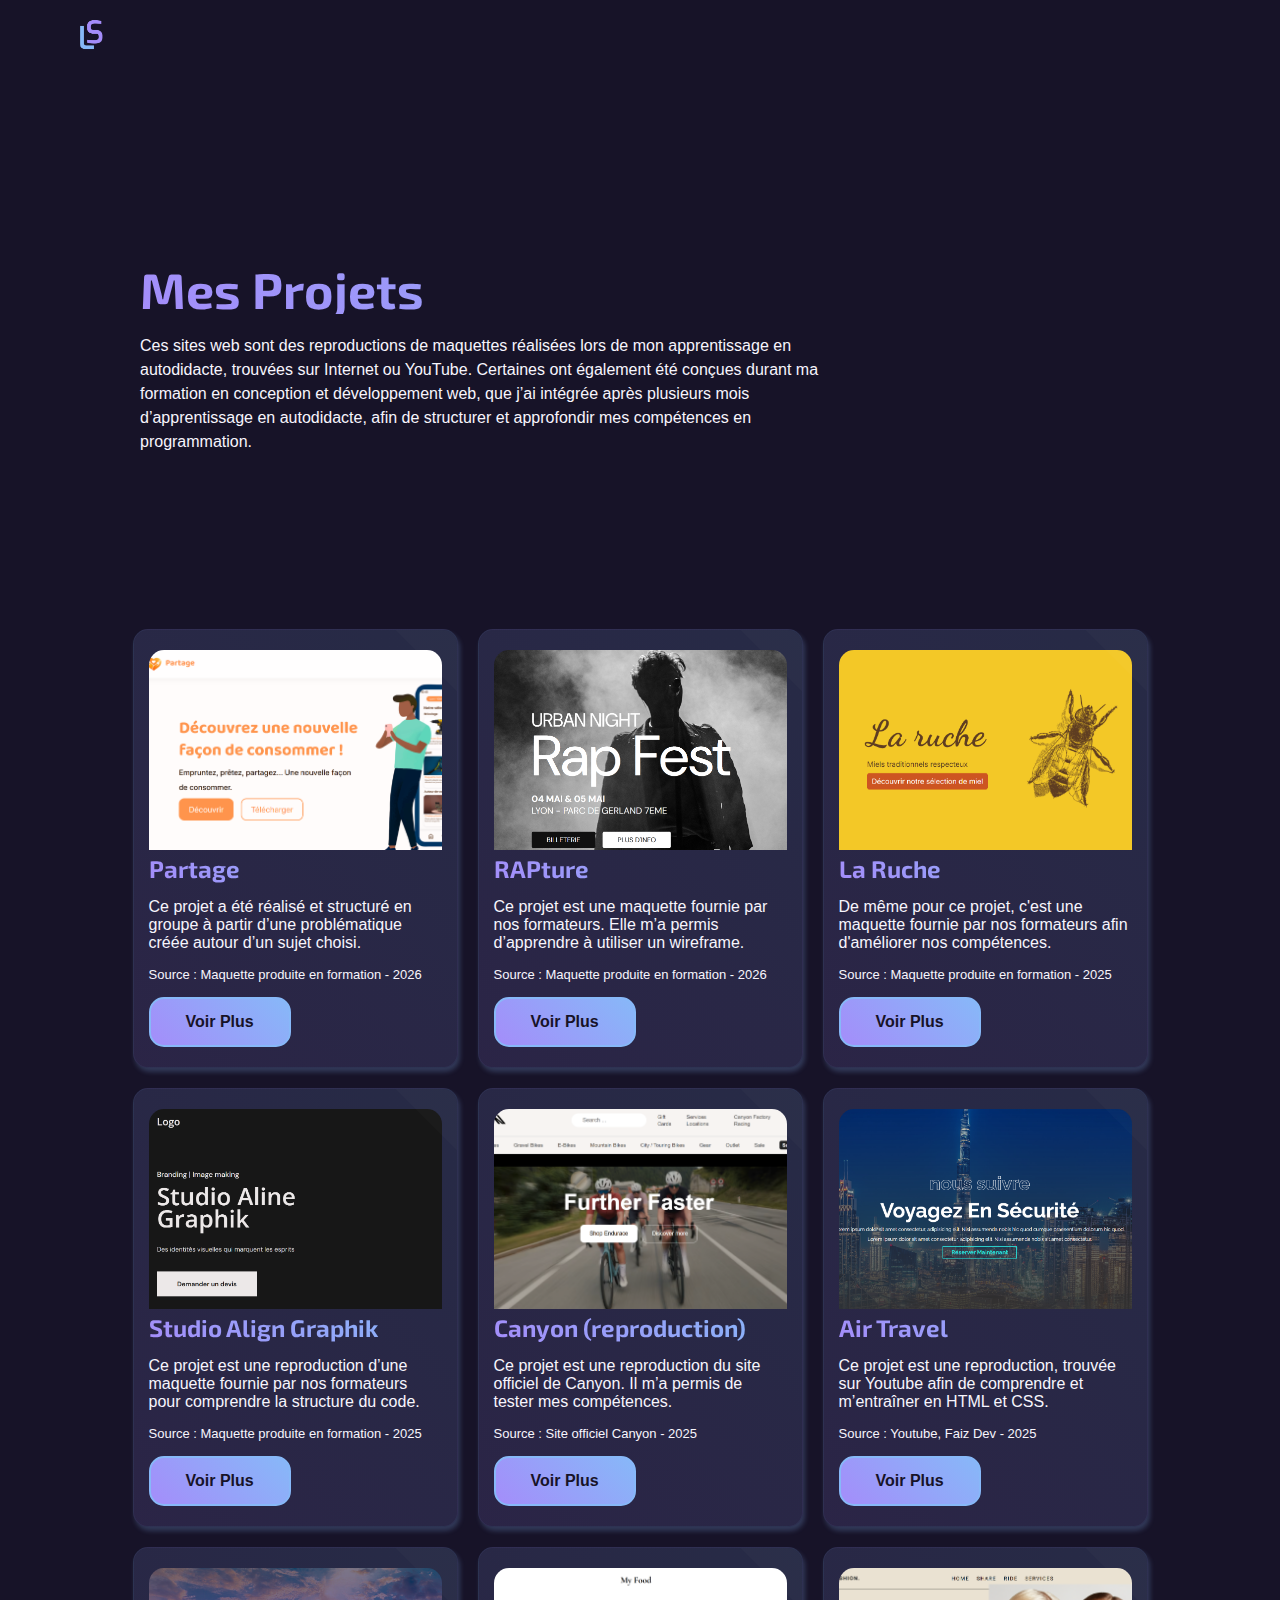
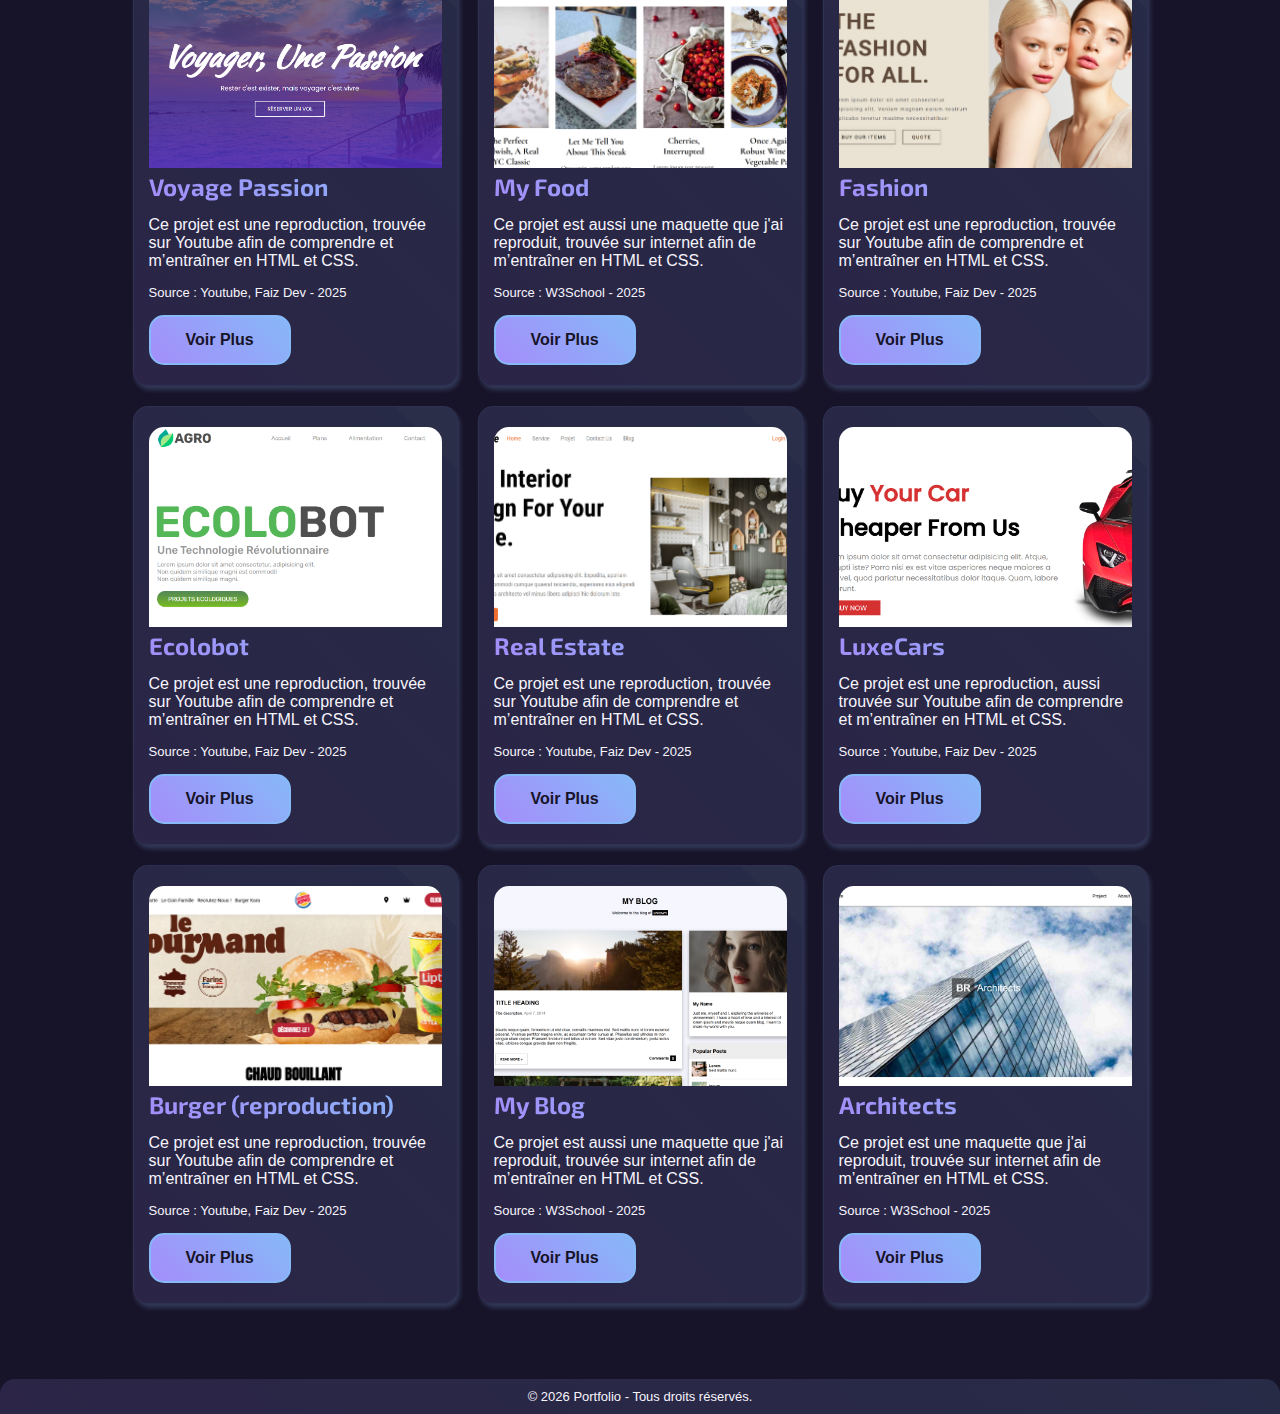
<file: portfolio.html>
<!DOCTYPE html>
<html lang="en">
<head>
  <meta charset="UTF-8">
  <meta name="viewport" content="width=device-width, initial-scale=1.0">
  <link rel="preconnect" href="https://fonts.googleapis.com">
  <link rel="preconnect" href="https://fonts.gstatic.com" crossorigin>
  <link href="https://fonts.googleapis.com/css2?family=Exo+2:ital,wght@0,100..900;1,100..900&display=swap" rel="stylesheet">
  <link rel="shortcut icon" href="asset/logo.png" type="image/png">
  <link rel="stylesheet" href="portfolio.css">
  <title>Portfolio</title>
</head>
<body>

  <nav>

    <a href="index.html"><img src="asset/logo.png" alt="logo" class="logo-nav"></a>

  </nav>
  

  <section>

    <div class="center-container">

      <div class="hero">

        <h1>Mes Projets</h1>

        <p class="para">Ces sites web sont des reproductions de maquettes réalisées lors de mon apprentissage en autodidacte, trouvées sur Internet ou YouTube. Certaines ont également été conçues durant ma formation en conception et développement web, que j’ai intégrée après plusieurs mois d’apprentissage en autodidacte, afin de structurer et approfondir mes compétences en programmation.</p>

      </div>
      

      <div id="card-align-js" class="card-align">

      </div>

    </div>

  </section>


  <!-- FOOTER -->
  <footer>

  
    <div class="bottom-foot">

      <p>© 2026 Portfolio - Tous droits réservés. </p>

    </div>


  </footer>


  <script src="script.js"></script>
</body>
</html>
</file>
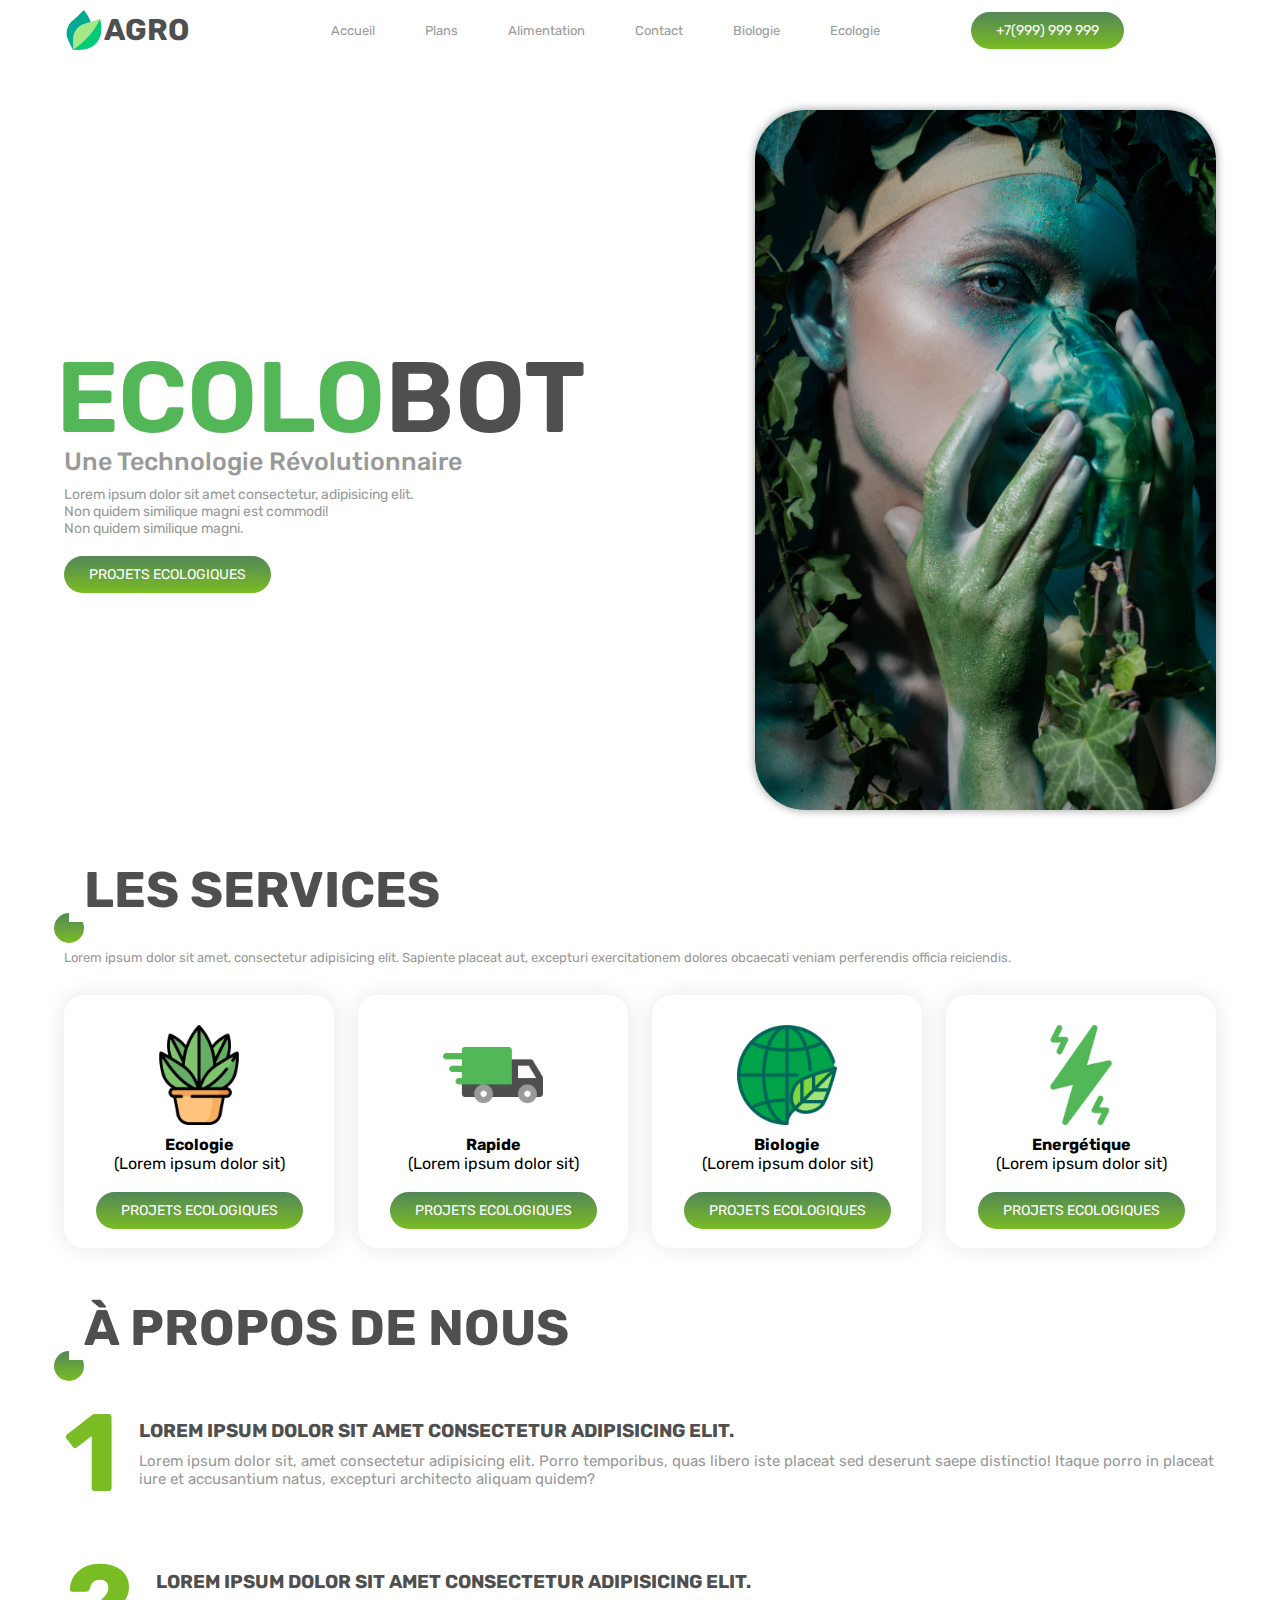
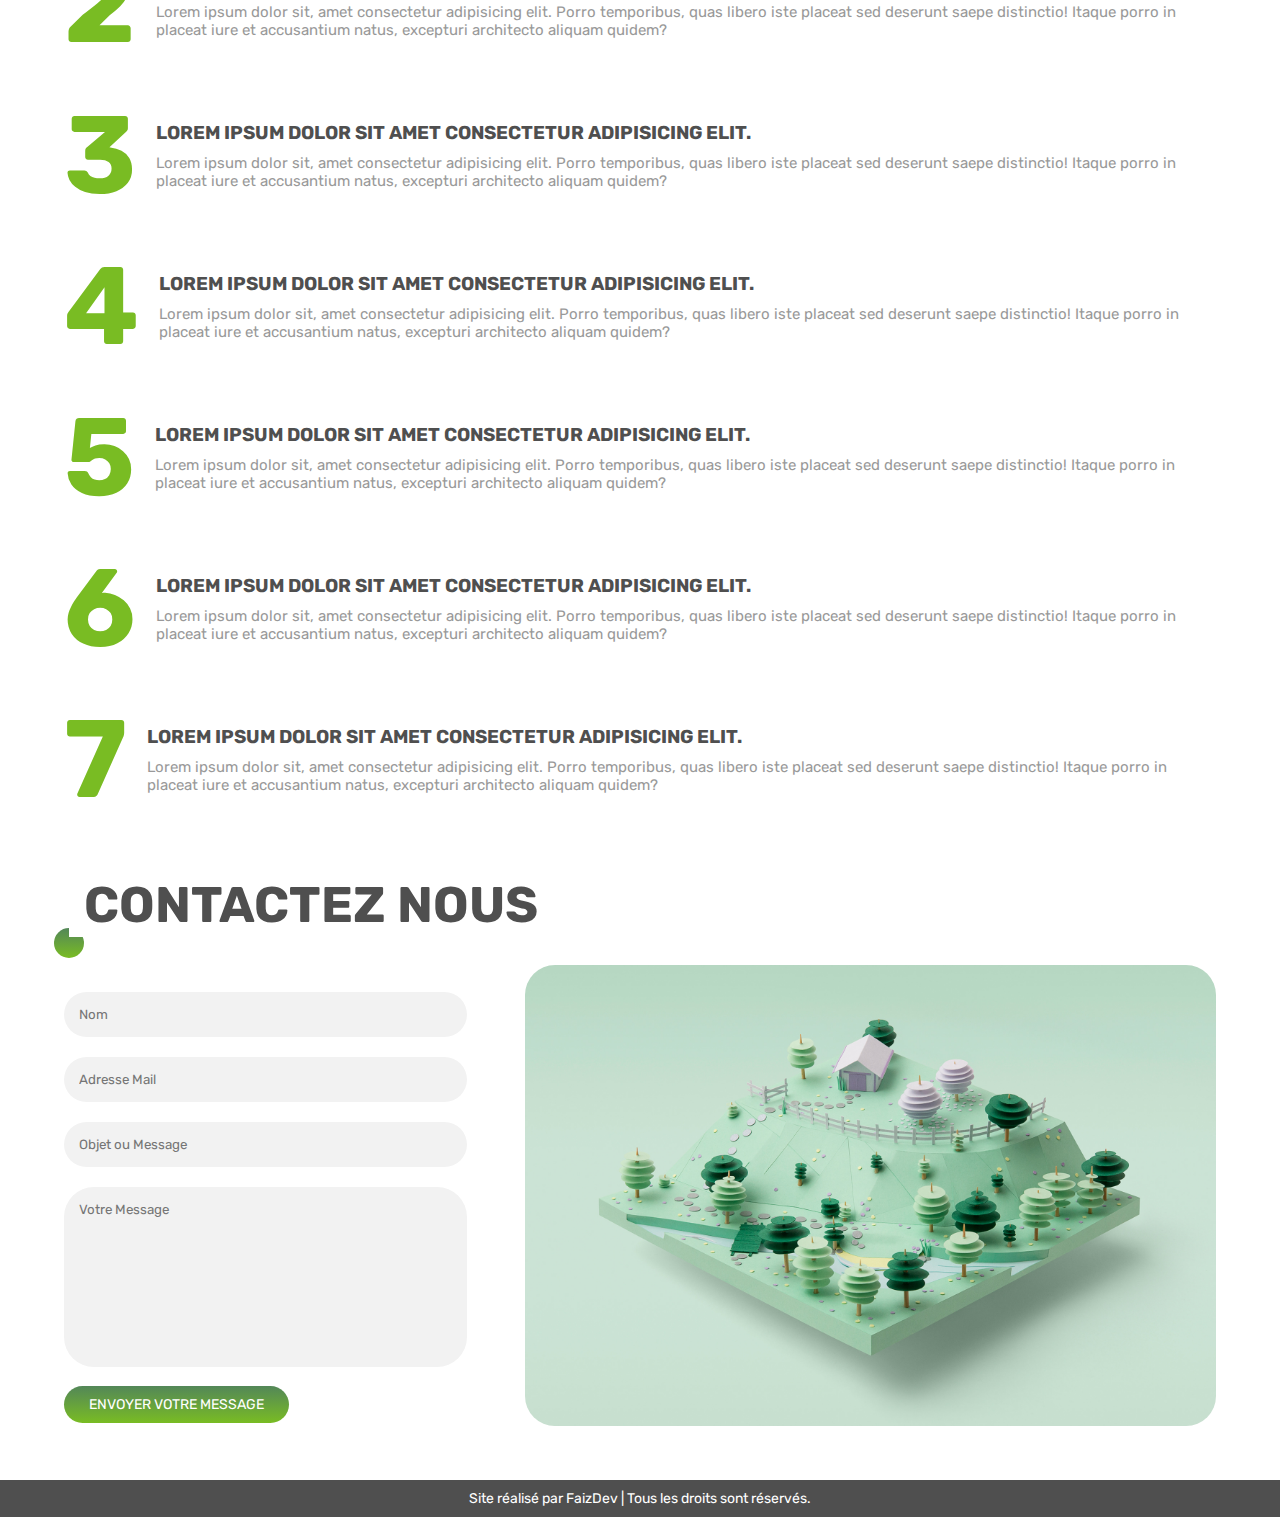
<file: projects/Agro/agro.htm>
<!DOCTYPE html>
<html lang="en">
<head>
    <meta charset="UTF-8">
    <meta name="viewport" content="width=device-width, initial-scale=1.0">
    <title>Agro Ecolobot</title>
    <link rel="stylesheet" href="agro.css">
</head>
<body>
    <!--============ header ===============-->
    <header>
        <div class="logo">
            <img src="images/leaf.png">
            <h1>AGRO</h1>
        </div>
        <ul class="menu">
            <li><a href="#">Accueil</a></li>
            <li><a href="#">Plans</a></li>
            <li><a href="#">Alimentation</a></li>
            <li><a href="#">Contact</a></li>
            <li><a href="#">Biologie</a></li>
            <li><a href="#">Ecologie</a></li>
        </ul>
        <div class="number">
            <p>+7(999) 999 999</p>
        </div>
        <div class="smoll_menu">
            <span>
                <div></div>
                <div></div>
            </span>
            <span>
                <div></div>
                <div></div>
            </span>
        </div>
    </header>

    <!--============= home ===============-->
    <section class="home">
        <div class="left">
            <h1>ECOLO<span>BOT</span></h1>
            <h4>Une technologie révolutionnaire</h4>
            <p>Lorem ipsum dolor sit amet consectetur, adipisicing elit.</p>
            <p>Non quidem similique magni est commodi!</p>
            <p>Non quidem similique magni.</p>
            <button class="btn-link">
                <a href="#">Projets Ecologiques</a>
            </button>
        </div>
        <div class="right">
            <img src="images/img1.jpg">
        </div>
    </section>
    <!--============= services ==================-->
    <section class="service">
        <h1 class="title">Les Services</h1>
        <p class="small-title">Lorem ipsum dolor sit amet, consectetur adipisicing elit. Sapiente placeat aut, excepturi exercitationem dolores obcaecati veniam perferendis officia reiciendis.</p>
        <div class="list-serv">
            <div class="serv">
                <img src="images/plant.png">
                <h4>Ecologie</h4>
                <p>(Lorem ipsum dolor sit)</p>
                <button class="btn-link">
                    <a href="#">Projets Ecologiques</a>
                </button>
            </div>
            <div class="serv">
                <img src="images/camion-de-livraison.png">
                <h4>Rapide</h4>
                <p>(Lorem ipsum dolor sit)</p>
                <button class="btn-link">
                    <a href="#">Projets Ecologiques</a>
                </button>
            </div>
            <div class="serv">
                <img src="images/green.png">
                <h4>Biologie</h4>
                <p>(Lorem ipsum dolor sit)</p>
                <button class="btn-link">
                    <a href="#">Projets Ecologiques</a>
                </button>
            </div>
            <div class="serv">
                <img src="images/energy.png">
                <h4>Energétique</h4>
                <p>(Lorem ipsum dolor sit)</p>
                <button class="btn-link">
                    <a href="#">Projets Ecologiques</a>
                </button>
            </div>
        </div>
    </section>
    <!--================ about ==================-->
    <section class="about">
        <h1 class="title">à propos de nous</h1>
        <div class="about-list">
            <h1>1</h1>
            <div class="about-text">
                <h3>Lorem ipsum dolor sit amet consectetur adipisicing elit.</h3>
                <p>Lorem ipsum dolor sit, amet consectetur adipisicing elit. Porro temporibus, quas libero iste placeat sed deserunt saepe distinctio! Itaque porro in placeat iure et accusantium natus, excepturi architecto aliquam quidem?</p>
            </div>
        </div>
        <div class="about-list">
            <h1>2</h1>
            <div class="about-text">
                <h3>Lorem ipsum dolor sit amet consectetur adipisicing elit.</h3>
                <p>Lorem ipsum dolor sit, amet consectetur adipisicing elit. Porro temporibus, quas libero iste placeat sed deserunt saepe distinctio! Itaque porro in placeat iure et accusantium natus, excepturi architecto aliquam quidem?</p>
            </div>
        </div>
        <div class="about-list">
            <h1>3</h1>
            <div class="about-text">
                <h3>Lorem ipsum dolor sit amet consectetur adipisicing elit.</h3>
                <p>Lorem ipsum dolor sit, amet consectetur adipisicing elit. Porro temporibus, quas libero iste placeat sed deserunt saepe distinctio! Itaque porro in placeat iure et accusantium natus, excepturi architecto aliquam quidem?</p>
            </div>
        </div>
        <div class="about-list">
            <h1>4</h1>
            <div class="about-text">
                <h3>Lorem ipsum dolor sit amet consectetur adipisicing elit.</h3>
                <p>Lorem ipsum dolor sit, amet consectetur adipisicing elit. Porro temporibus, quas libero iste placeat sed deserunt saepe distinctio! Itaque porro in placeat iure et accusantium natus, excepturi architecto aliquam quidem?</p>
            </div>
        </div>
        <div class="about-list">
            <h1>5</h1>
            <div class="about-text">
                <h3>Lorem ipsum dolor sit amet consectetur adipisicing elit.</h3>
                <p>Lorem ipsum dolor sit, amet consectetur adipisicing elit. Porro temporibus, quas libero iste placeat sed deserunt saepe distinctio! Itaque porro in placeat iure et accusantium natus, excepturi architecto aliquam quidem?</p>
            </div>
        </div>
        <div class="about-list">
            <h1>6</h1>
            <div class="about-text">
                <h3>Lorem ipsum dolor sit amet consectetur adipisicing elit.</h3>
                <p>Lorem ipsum dolor sit, amet consectetur adipisicing elit. Porro temporibus, quas libero iste placeat sed deserunt saepe distinctio! Itaque porro in placeat iure et accusantium natus, excepturi architecto aliquam quidem?</p>
            </div>
        </div>
        <div class="about-list">
            <h1>7</h1>
            <div class="about-text">
                <h3>Lorem ipsum dolor sit amet consectetur adipisicing elit.</h3>
                <p>Lorem ipsum dolor sit, amet consectetur adipisicing elit. Porro temporibus, quas libero iste placeat sed deserunt saepe distinctio! Itaque porro in placeat iure et accusantium natus, excepturi architecto aliquam quidem?</p>
            </div>
        </div>
    </section>

    <!--=================== contact ===================-->
    <section class="contact">
        <h1 class="title">contactez nous</h1>
        <div class="left-cont">
            <form action="">
                <input type="text" placeholder="Nom">
                <input type="text" placeholder="Adresse Mail">
                <input type="text" placeholder="Objet ou Message">
                <textarea id="" cols="30" rows="10" placeholder="Votre Message"></textarea>
                <button class="btn-link form-btn">
                    <a href="#">envoyer votre message</a>
                </button>
            </form>
            <div class="right-cont">
                <img src="images/img2.jpg">
            </div>
        </div>
    </section>

    <!--============== footer ================-->
    <footer>
        <p>Site réalisé par FaizDev | Tous les droits sont réservés.</p>
    </footer>


    <script>
        var smoll_menu = document.querySelector(".smoll_menu");
        var menu = document.querySelector(".menu");
        smoll_menu.onclick = function(){
            smoll_menu.classList.toggle('active');
            menu.classList.toggle('smoll');
        }
    </script>



</body>
</html>
</file>
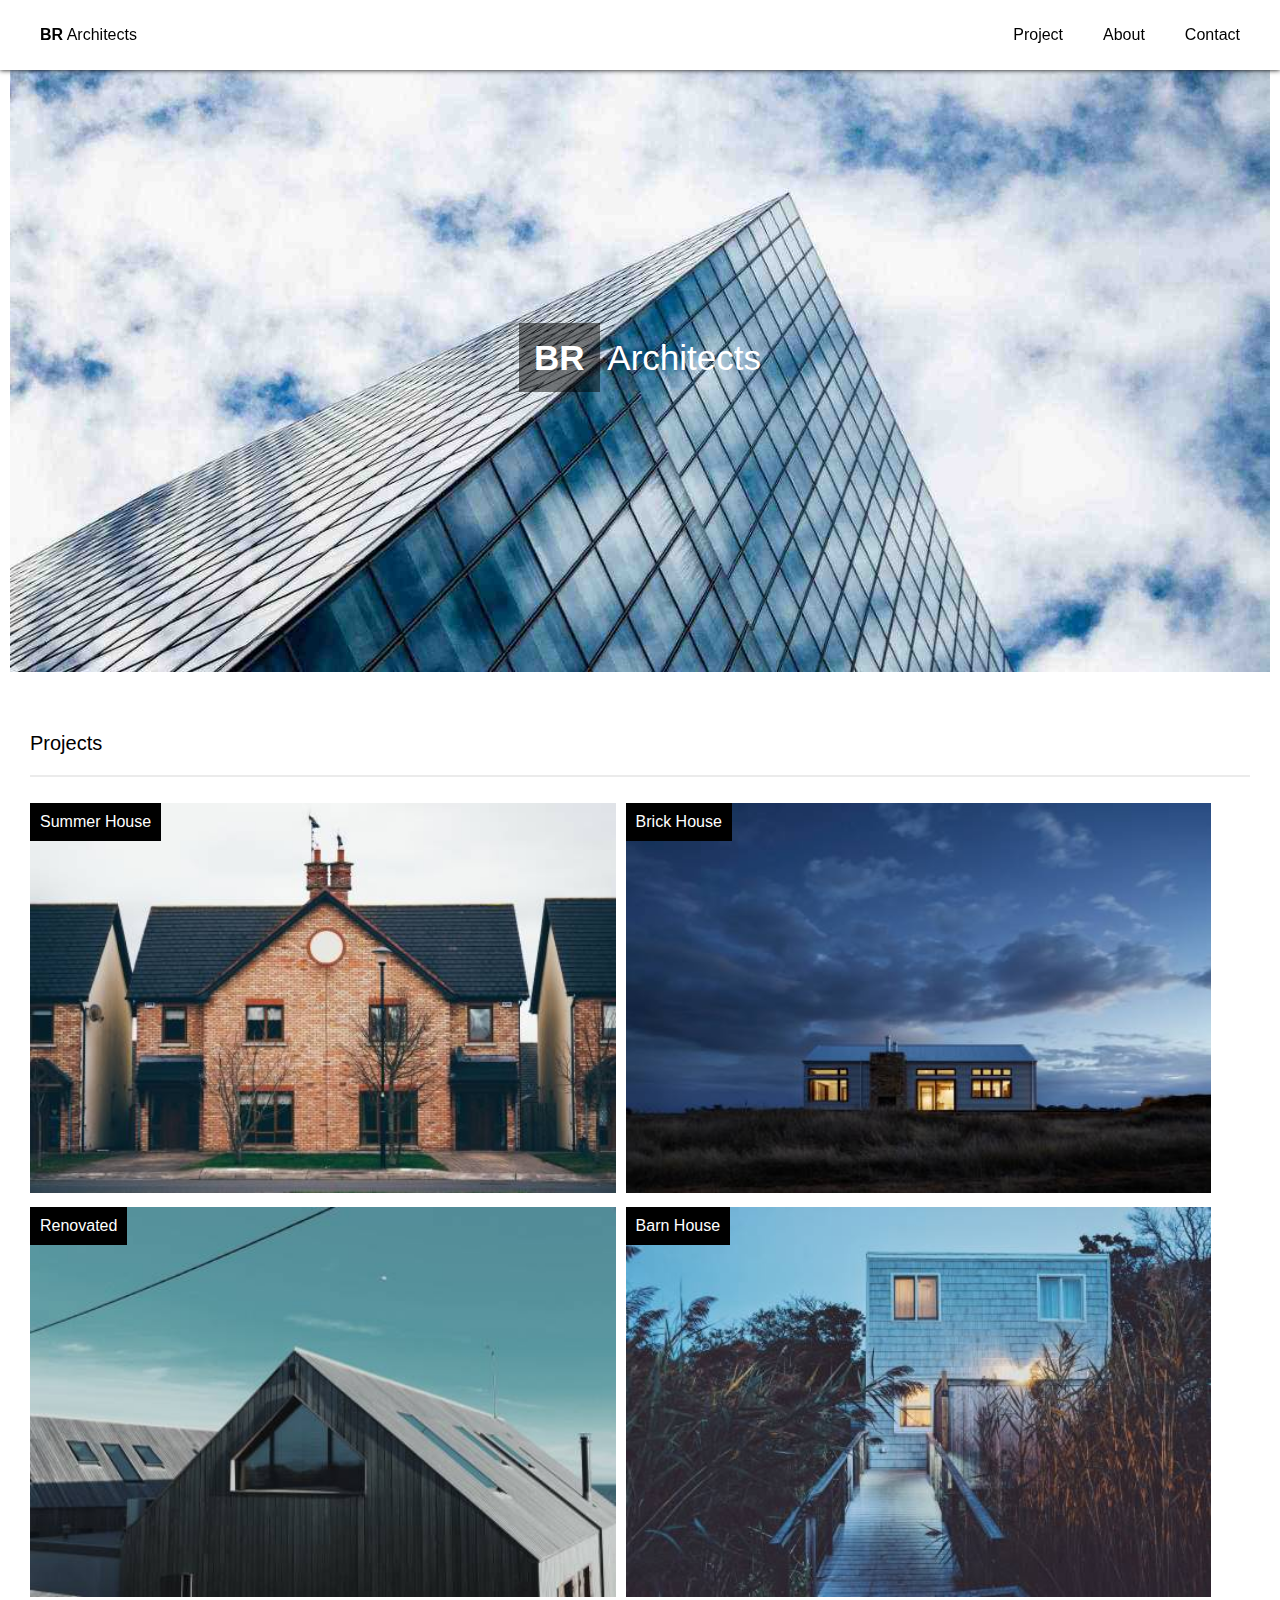
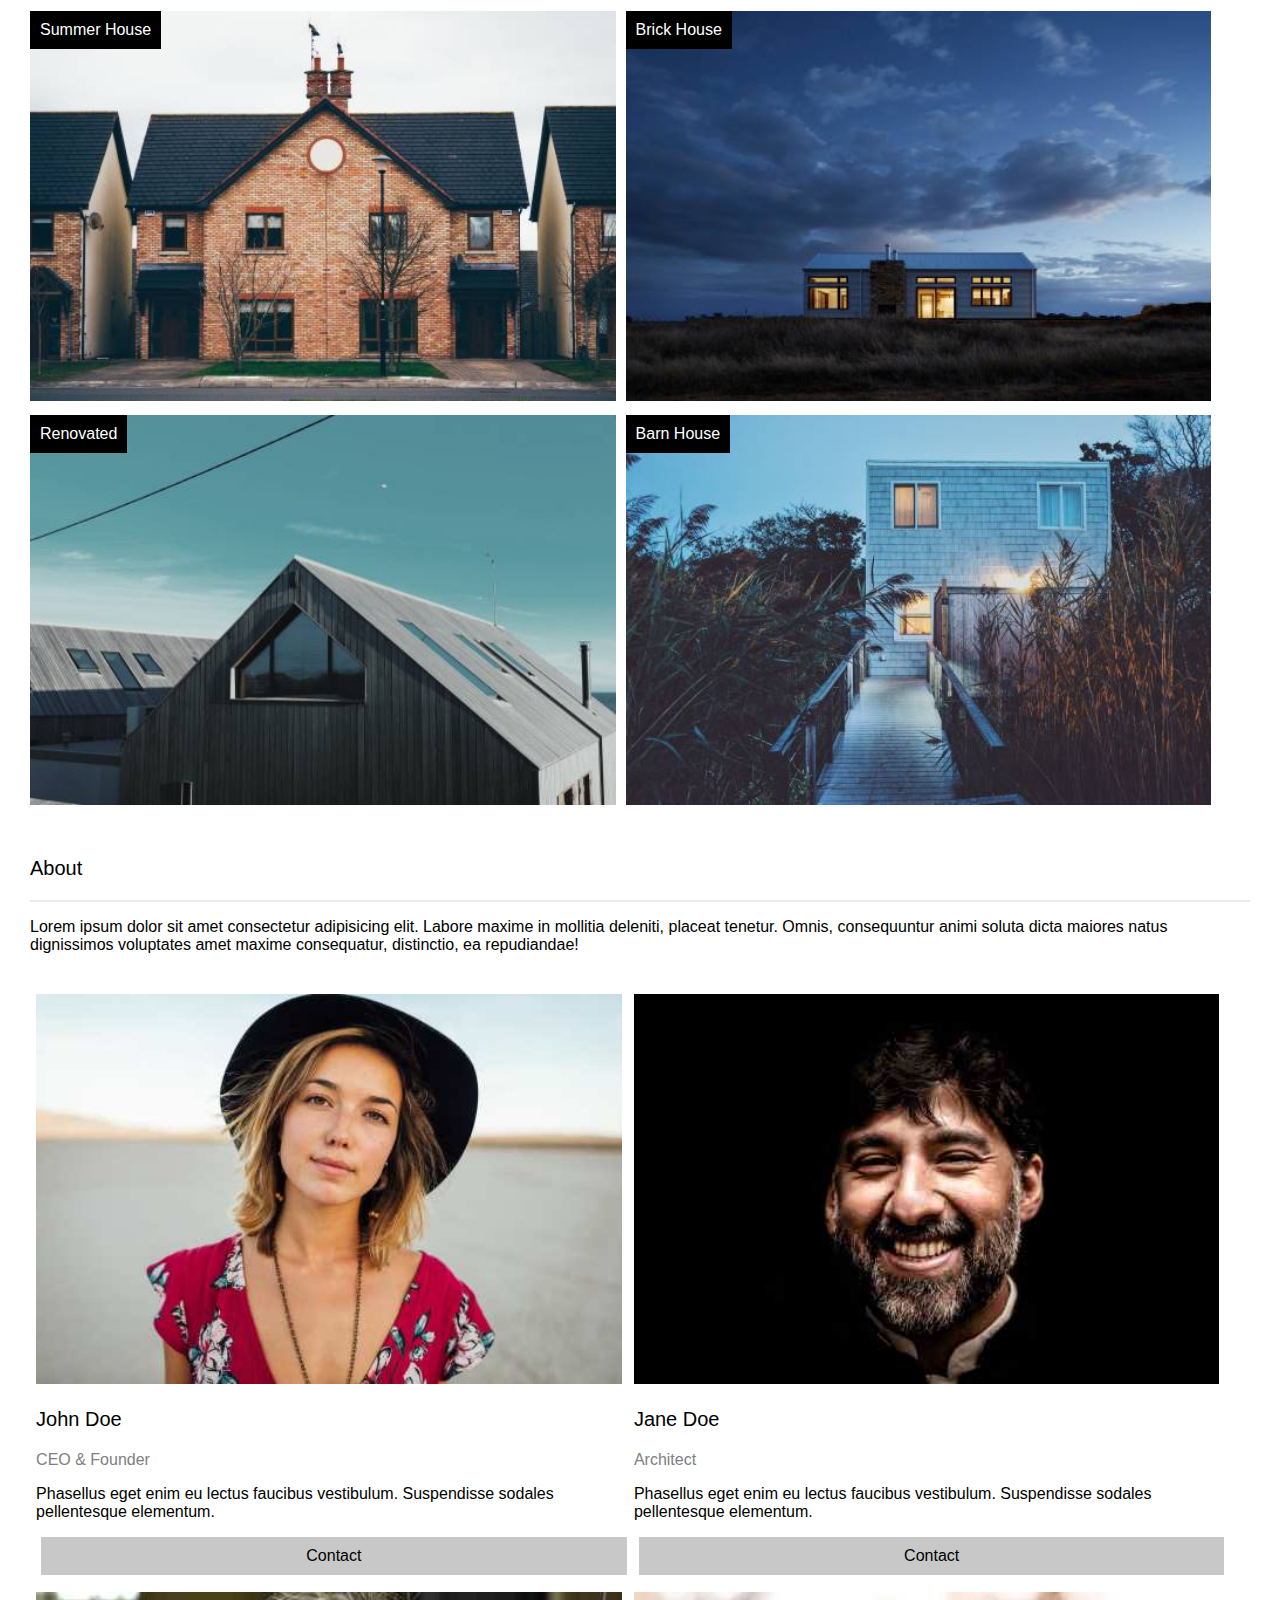
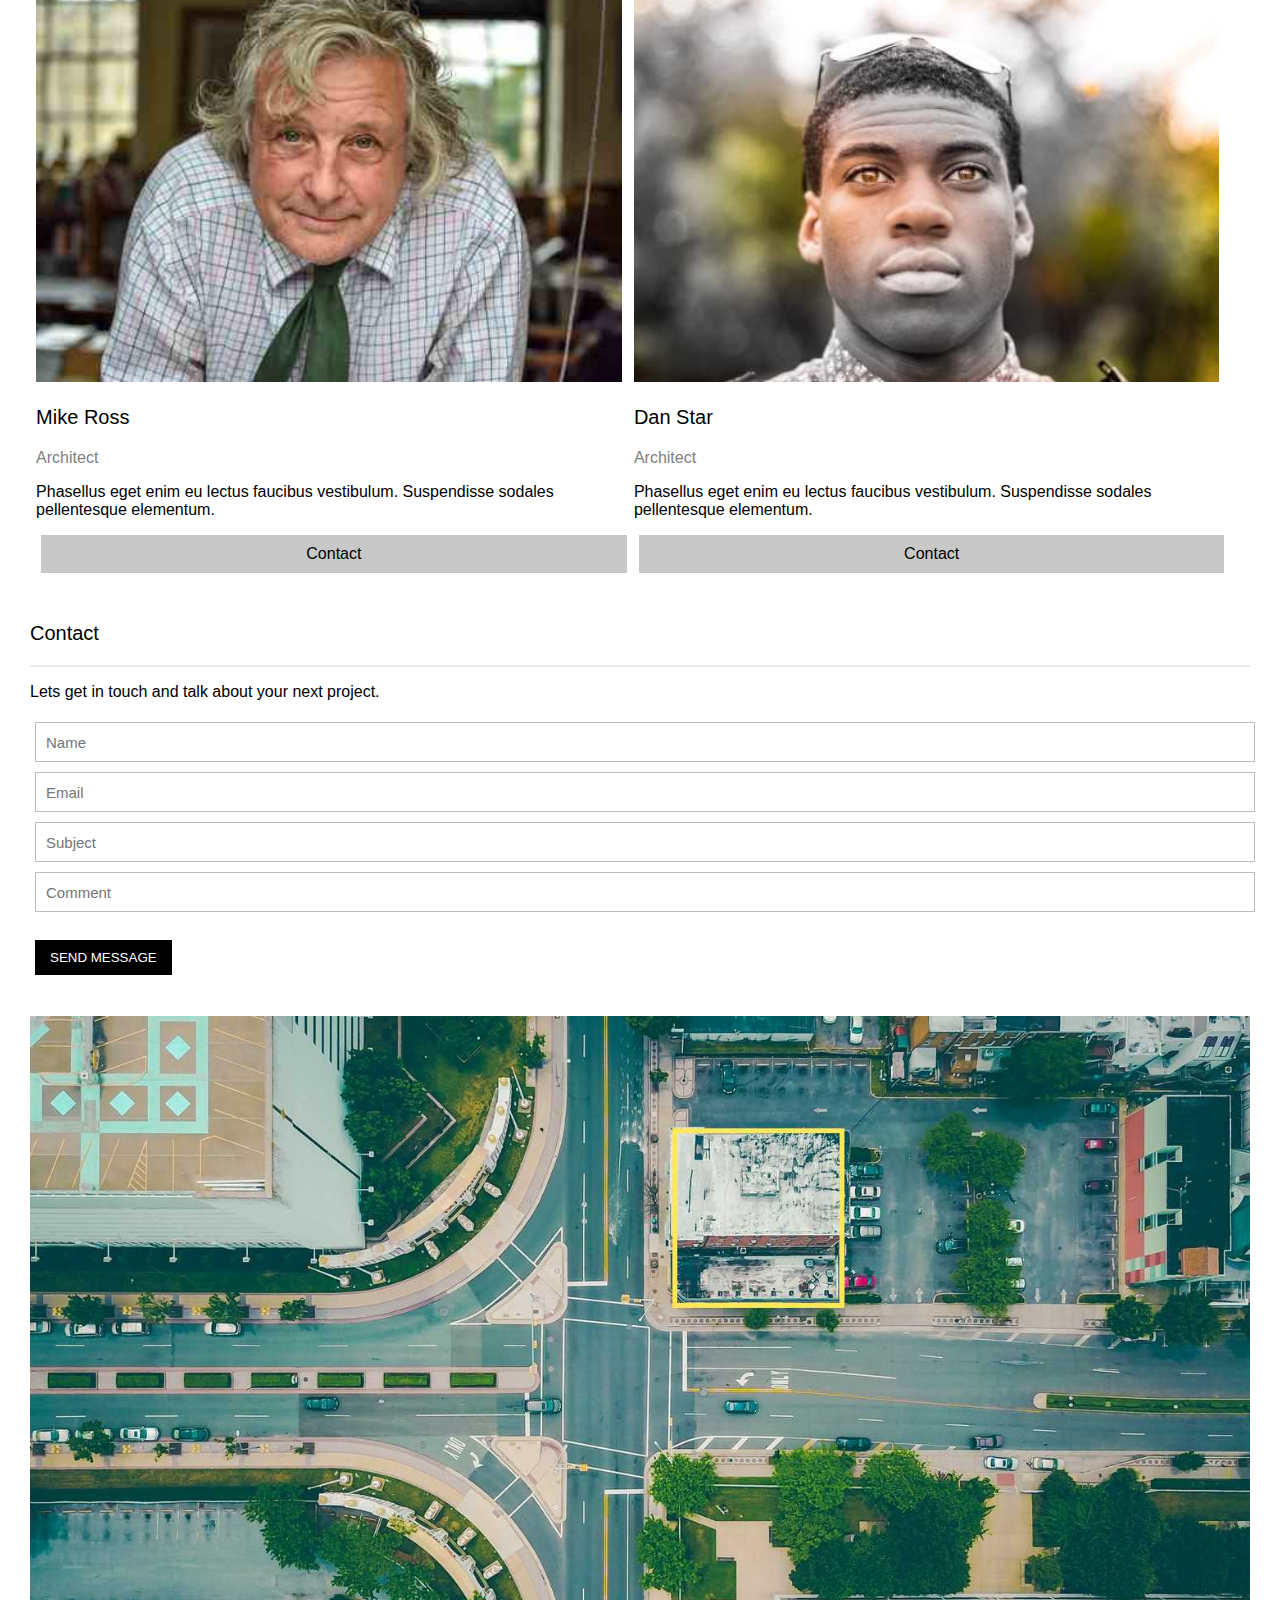
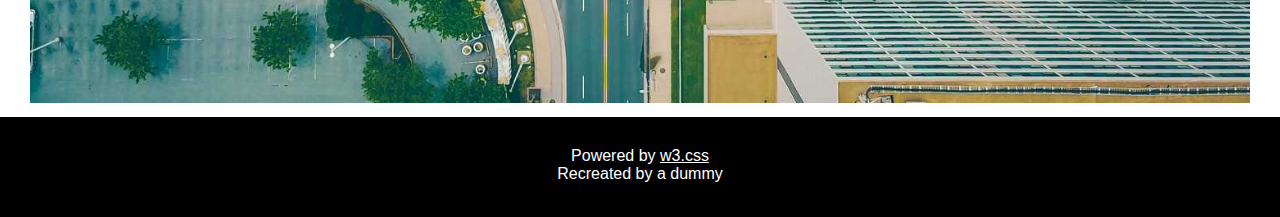
<file: projects/exercice 1/exerice.html>
<!DOCTYPE html>
<html lang="en">
<head>
    <meta charset="UTF-8">
    <meta name="viewport" content="width=device-width, initial-scale=1.0">
    <link rel="stylesheet" href="exerice.css">
    <title>Architect</title>
</head>
<body>
    <!--Nav bar-->
    <div class="ul font">
    <a href="#h"><p class="pli"><b>BR</b> Architects</p></a>
    <ul>
        <a href="#p"><li>Project</li></a>
        <a href="#a"><li>About</li></a>
        <a href="#c"><li style="margin-right:20px">Contact</li></a>
    </ul>
    </div>
    <!--header-->
    <div class="content">
    <div id="h" class="contain">
      <img class="ih" src="images/architect.jpg" alt="buildin">
      <div class="font ht"><b class="htb">BR</b> Architects</div>
    </div>
    <br><br>
    <div class="cont">
    <!--projects-->
      <p id="p" class="font head">Projects</p>
      <hr><br>
      <div class="clearfix">
        <div class="stat">
        <div class="container">
          <div class="font pt">Summer House</div>
          <img class="pi" src="images/house2 (1).jpg" alt="house2">
        </div>
        </div>
        <div class="stat">
        <div class="container">
          <div class="font pt">Brick House</div>
          <img class="pi" src="images/house3 (1).jpg" alt="house3">
        </div>
        </div>
        <div class="stat">
        <div class="container">
          <div class="font pt">Renovated</div>
          <img class="pi" src="images/house4 (1).jpg" alt="house4">
        </div>
        </div>
        <div class="stat">
        <div class="container">
          <div class="font pt">Barn House</div>
          <img class="pi" src="images/house5 (1).jpg" alt="house5">
        </div>
        </div>
        <div class="stat">
        <div class="container">
          <div class="font pt">Summer House</div>
          <img class="pi" src="images/house2.jpg" alt="house2">
        </div>
        </div>
        <div class="stat">
        <div class="container">
          <div class="font pt">Brick House</div>
          <img class="pi" src="images/house3.jpg" alt="house3">
        </div>
        </div>
        <div class="stat">
        <div class="container">
          <div class="font pt">Renovated</div>
          <img class="pi" src="images/house4.jpg" alt="house4">
        </div>
        </div>
        <div class="stat">
        <div class="container">
          <div class="font pt">Barn House</div>
          <img class="pi" src="images/house5.jpg" alt="house5">
        </div>
        </div>
      </div><br>
      <!--about-->
      <p id="a" class="font head">About</p>
      <hr>
      <p class="font">Lorem ipsum dolor sit amet consectetur adipisicing elit. Labore maxime in mollitia deleniti, placeat tenetur. Omnis, consequuntur animi soluta dicta maiores natus dignissimos voluptates amet maxime consequatur, distinctio, ea repudiandae!</p>
      <br>
      <div class="clearfix">
      <div class="font ac">
          <img class="ai" src="images/team1.jpg" alt="team1">
          <p class="head">John Doe</p><p class="aw">CEO & Founder</p><p>Phasellus eget enim eu lectus faucibus vestibulum. Suspendisse sodales pellentesque elementum.</p>
          <div class="ab">Contact</div>
      </div>
      <div class="font ac">
          <img class="ai" src="images/team2.jpg" alt="team2">
          <p class="head">Jane Doe</p><p class="aw">Architect</p><p>Phasellus eget enim eu lectus faucibus vestibulum. Suspendisse sodales pellentesque elementum.</p>
          <div class="ab">Contact</div>
      </div>
      <div class="font ac">
          <img class="ai" src="images/team3.jpg" alt="team3">
          <p class="head">Mike Ross</p><p class="aw">Architect</p><p>Phasellus eget enim eu lectus faucibus vestibulum. Suspendisse sodales pellentesque elementum.</p>
          <div class="ab">Contact</div>
      </div>
      <div class="font ac">
          <img class="ai" src="images/team4.jpg" alt="team4">
          <p class="head">Dan Star</p><p class="aw">Architect</p><p>Phasellus eget enim eu lectus faucibus vestibulum. Suspendisse sodales pellentesque elementum.</p>
          <div class="ab">Contact</div>
      </div>
      </div><br>
      <!--contact-->
      <p id="c" class="font head">Contact</p>
      <hr>
      <p class="font">Lets get in touch and talk about your next project.</p>
      <form>
          <input class="cf" type="text" name="name" id="name" placeholder="Name"><br>
          <input class="cf" type="email" name="email" id="email" placeholder="Email"><br>
          <input class="cf" type="text" name="subject" id="subject" placeholder="Subject"><br>
          <input class="cf" type="text" name="comment" id="comment" placeholder="Comment"><br><br>
          <input class="cb" type="button" value="SEND MESSAGE">
      </form>
      <br><br>
      <!--end page-->
      <img src="images/map.jpg" alt="map" width="100%" height="auto">
      </div>
    </div>
    <footer class="font">Powered by <a href="https://www.w3schools.com/w3css/tryw3css_templates_architect.htm" class="w3" target="_blank">w3.css</a><br>Recreated by a dummy</footer>
</body>
</html>
</file>
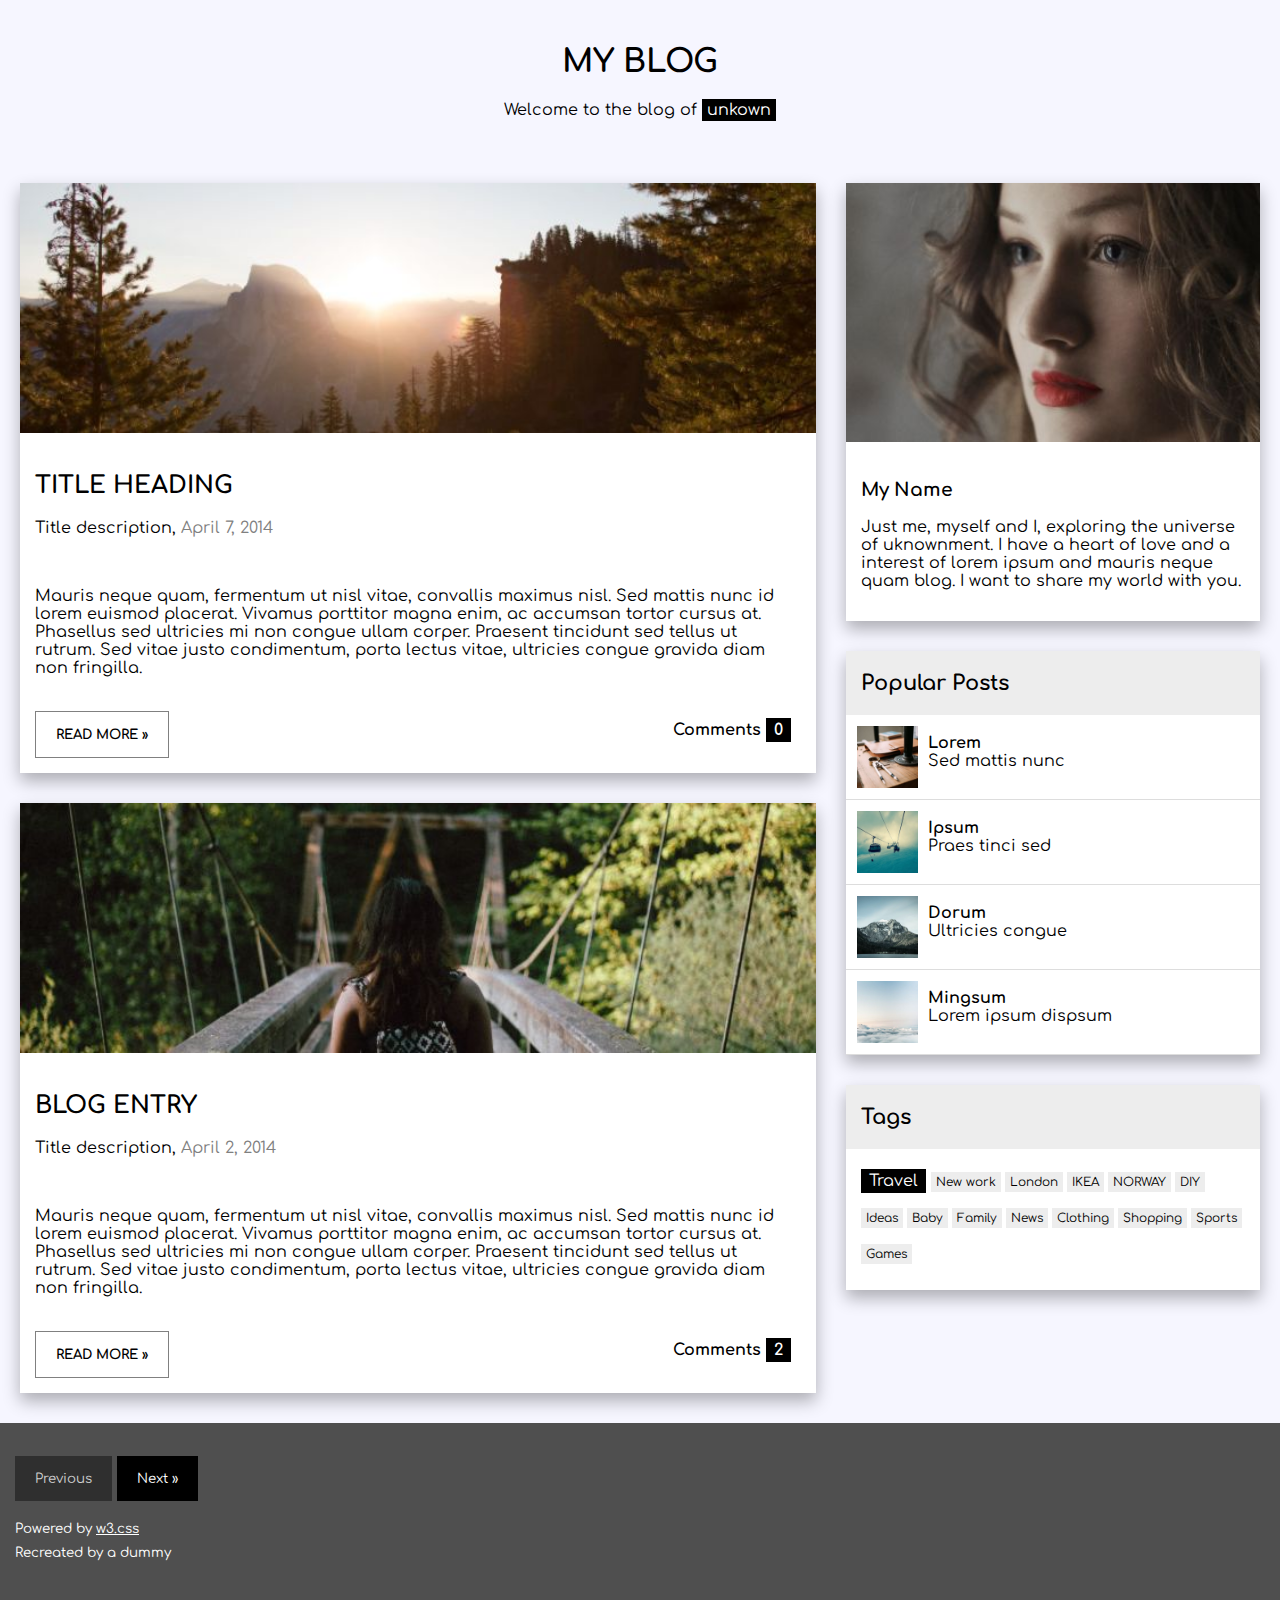
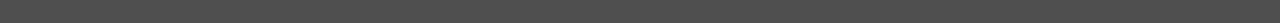
<file: projects/exercice 2/exercice2.html>
<!DOCTYPE html>
    <html lang="en">
    <head>
        <meta charset="UTF-8">
        <meta name="viewport" content="width=device-width, initial-scale=1.0">
        <link rel="stylesheet" href="exercice2.css">
        <link rel="preconnect" href="https://fonts.googleapis.com">
        <link rel="preconnect" href="https://fonts.gstatic.com" crossorigin>
        <link href="https://fonts.googleapis.com/css2?family=Comfortaa:wght@300..700&display=swap" rel="stylesheet">
        <title>My blog</title>
    </head>
    <body>
    <div class="center">
        <!--title-->
        <br>
        <h1 class="c">MY BLOG</h1>
        <p class="c">Welcome to the blog of <span class="hl">unkown</span></p>
        <br>
        <!--1 cadre-->
        <div class="leftcolumn">
        <div class="cadre">
            <img class="img" src="images2/woods.jpg" alt="woods">
            <div class="desc">
                <h2>TITLE HEADING</h2>
                <p>Title description, <span class="grey">April 7, 2014</span></p>
                <br>
                <p>Mauris neque quam, fermentum ut nisl vitae, convallis maximus nisl. Sed mattis nunc id lorem euismod placerat. Vivamus porttitor magna enim, ac accumsan tortor cursus at. Phasellus sed ultricies mi non congue ullam corper. Praesent tincidunt sed tellus ut rutrum. Sed vitae justo condimentum, porta lectus vitae, ultricies congue gravida diam non fringilla.</p>
                <br>
                <button class="but">READ MORE &raquo; </button>
                <div class="comment">Comments <span class="numb">0</span></div>
            </div>
        </div>
        <!--2 cadre-->
        <div class="cadre">
            <img class="img" src="images2/bridge.jpg" alt="bridge">
            <div class="desc">
                <h2>BLOG ENTRY</h2>
                <p>Title description, <span class="grey">April 2, 2014</span></p>
                <br>
                <p>Mauris neque quam, fermentum ut nisl vitae, convallis maximus nisl. Sed mattis nunc id lorem euismod placerat. Vivamus porttitor magna enim, ac accumsan tortor cursus at. Phasellus sed ultricies mi non congue ullam corper. Praesent tincidunt sed tellus ut rutrum. Sed vitae justo condimentum, porta lectus vitae, ultricies congue gravida diam non fringilla.</p>
                <br>
                <button class="but">READ MORE &raquo; </button>
                <div class="comment">Comments <span class="numb">2</span></div>
            </div>
        </div>
        </div>
        <!--3 cadre small-->
        <div class="rightcolumn">
        <div class="cadre">
            <img class="img" src="images2/avatar_g.jpg" alt="avatar">
            <div class="desc">
                <h3>My Name</h3>
                <p>Just me, myself and I, exploring the universe of uknownment. I have a heart of love and a interest of lorem ipsum and mauris neque quam blog. I want to share my world with you.</p>
            </div>
        </div>
        <!--4 cadre tabl-->
        <div class="cadre">
            <table>
                <tr>
                    <th>Popular Posts</th>
                </tr>
                <tr>
                    <td><img class="timg" src="images2/workshop.jpg" alt="workshop"><br><b>Lorem</b><br>Sed mattis nunc</td>
                </tr>
                <tr>
                    <td><img class="timg" src="images2/gondol.jpg" alt="gondol"><br><b>Ipsum</b><br>Praes tinci sed</td>
                </tr>
                <tr>
                    <td><img class="timg" src="images2/rock.jpg" alt="rock"><br><b>Dorum</b><br>Ultricies congue</td>
                </tr>
                <tr>
                    <td><img class="timg" src="images2/skies.jpg" alt="skies"><br><b>Mingsum</b><br>Lorem ipsum dispsum</td>
                </tr>
            </table>
        </div>
        <!--5 cadre tag-->
        <div class="cadre">
            <div class="ttag">Tags</div>
            <div class="itag">
                <span class="numb">Travel</span> <small class="small"><span class="stag">New work</span> <span class="stag">London</span> <span class="stag">IKEA</span> <span class="stag">NORWAY</span> <span class="stag">DIY</span> <span class="stag">Ideas</span> <span class="stag">Baby</span> <span class="stag">Family</span> <span class="stag">News</span> <span class="stag">Clothing</span> <span class="stag">Shopping</span> <span class="stag">Sports</span> <span class="stag">Games</span></small>
                <br><br>
            </div>
        </div>
        </div>
    </div>
        <!--footer-->
        <footer>
            <br>
            <div class="foot">
                <button class="pb" disabled>Previous</button> <button class="nb">Next &raquo;</button>
                <br><br>
                <small class="smol">Powered by <a href="https://www.w3schools.com/w3css/tryw3css_templates_blog.htm" target="_blank">w3.css</a><br><p>Recreated by a dummy</p></small>
            </div>
            </footer>
    </body>
    </html>
</file>
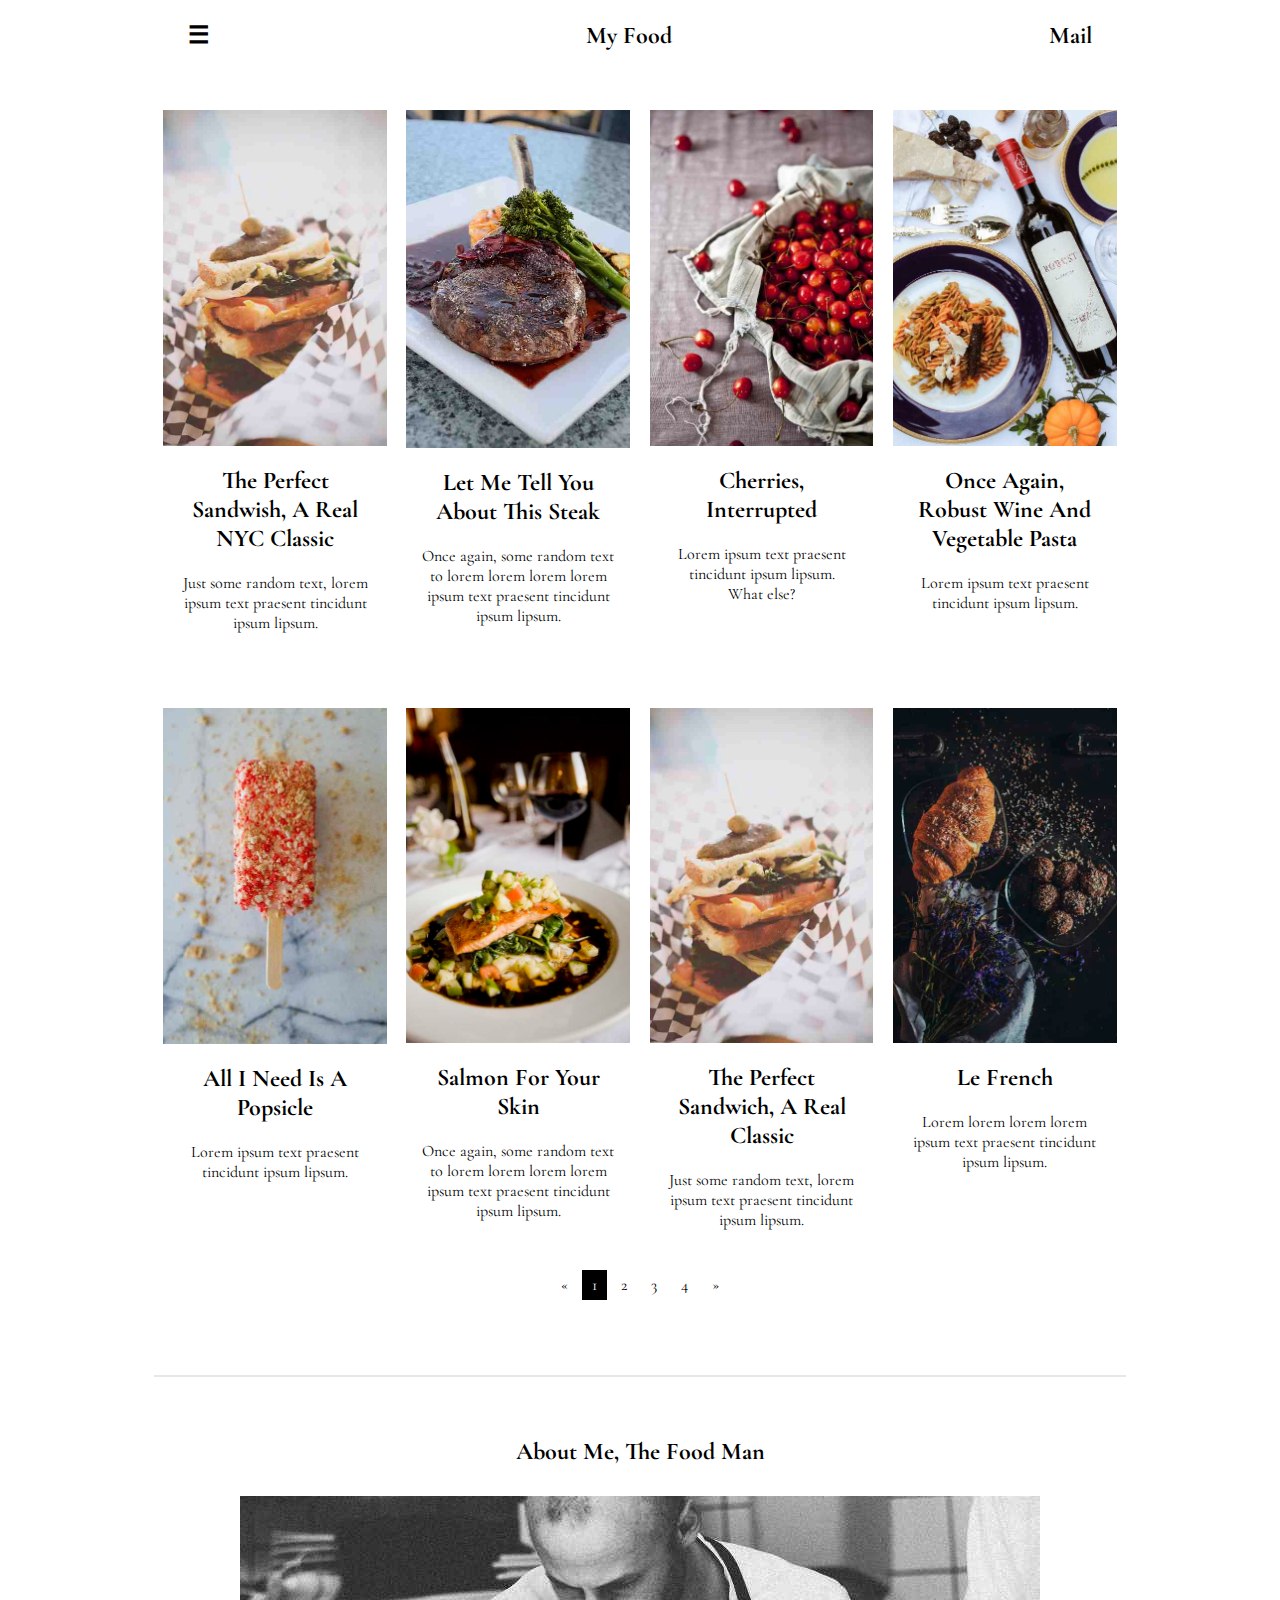
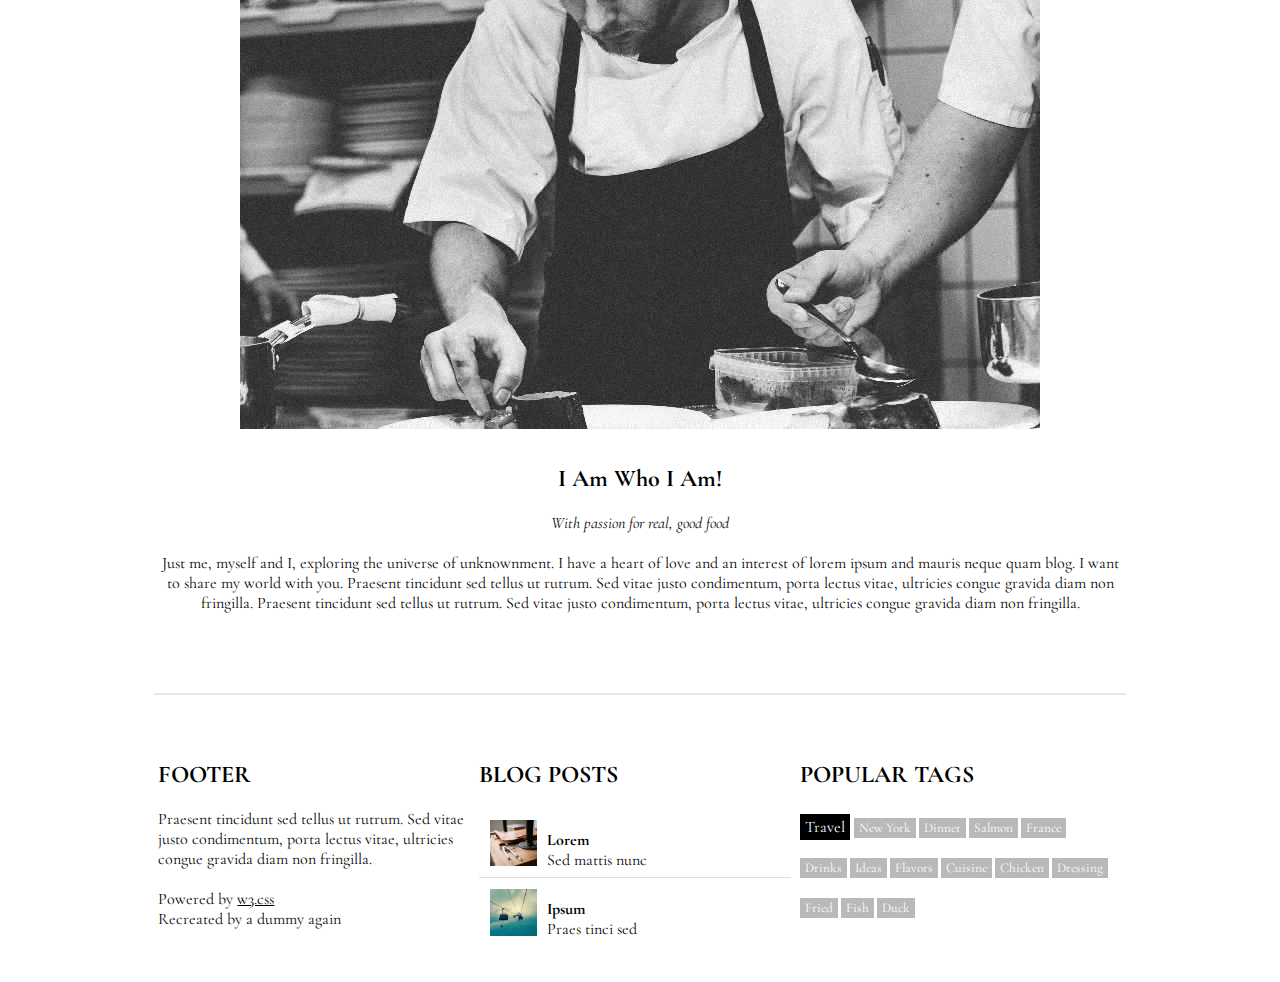
<file: projects/exercice 3/exercice3.html>
<!DOCTYPE html>
<html lang="en">
<head>
    <meta charset="UTF-8">
    <meta name="viewport" content="width=device-width, initial-scale=1.0">
    <link rel="stylesheet" href="exercice3.css">
    <link rel="preconnect" href="https://fonts.googleapis.com">
    <link rel="preconnect" href="https://fonts.gstatic.com" crossorigin>
    <link href="https://fonts.googleapis.com/css2?family=Antic+Slab&family=Cormorant+Garamond:ital,wght@0,300;0,400;0,500;0,600;0,700;1,300;1,400;1,500;1,600;1,700&family=Cormorant:ital,wght@0,300..700;1,300..700&display=swap" rel="stylesheet">
    <title>My food</title>
</head>
<body>
    <!--nav-->
    <div class="space">
        <div class="ns">
            <h2 class="pad nss">&#9776;</h2>
            <ul class="dn">
                <li class="ln">Food</li>
                <li class="ln">About</li>
            </ul>
        </div>
        <h2 class="pad">My Food</h2>
        <h2 class="pad">Mail</h2>
    </div>
    <br><br><br><br>
    <div class="bod">
    <!--galery-->
    <div class="clearfix">
    <div class="gal">
        <img class="img" src="images3/sandwich.jpg" alt="sandwish">
        <div class="desc">
            <h2>The perfect sandwish, a real NYC classic</h2><br>
            <p>Just some random text, lorem ipsum text praesent tincidunt ipsum lipsum.</p>
        </div>
    </div>
    <div class="gal">
        <img class="img" src="images3/steak.jpg" alt="steak">
        <div class="desc">
            <h2>Let me tell you about this steak</h2><br>
            <p>Once again, some random text to lorem lorem lorem lorem ipsum text praesent tincidunt ipsum lipsum.</p>
        </div>
    </div>
    <div class="gal">
        <img class="img" src="images3/cherries.jpg" alt="cherrie">
        <div class="desc">
            <h2>Cherries, interrupted</h2><br>
            <p>Lorem ipsum text praesent tincidunt ipsum lipsum.<br>What else?</p>
        </div>
    </div>
    <div class="gal">
        <img class="img" src="images3/haram.jpg" alt="wine">
        <div class="desc">
            <h2>Once again, robust wine and vegetable pasta</h2><br>
            <p>Lorem ipsum text praesent tincidunt ipsum lipsum.</p>
        </div>
    </div>
    <div class="gal">
        <img class="img" src="images3/popsicle.jpg" alt="popsicle">
        <div class="desc">
            <h2>All i need is a popsicle</h2><br>
            <p>Lorem ipsum text praesent tincidunt ipsum lipsum.</p>
        </div>
    </div>
    <div class="gal">
        <img class="img" src="images3/salmon.jpg" alt="salmon">
        <div class="desc">
            <h2>Salmon for your skin</h2><br>
            <p>Once again, some random text to lorem lorem lorem lorem ipsum text praesent tincidunt ipsum lipsum.</p>
        </div>
    </div>
    <div class="gal">
        <img class="img" src="images3/sandwich (1).jpg" alt="sandwish2">
        <div class="desc">
            <h2>The perfect sandwich, a real classic</h2><br>
            <p>Just some random text, lorem ipsum text praesent tincidunt ipsum lipsum.</p>
        </div>
    </div>
    <div class="gal">
        <img class="img" src="images3/croissant.jpg" alt="croissant">
        <div class="desc">
            <h2>Le french</h2><br>
            <p>Lorem lorem lorem lorem ipsum text praesent tincidunt ipsum lipsum.</p>
        </div>
    </div>
    </div>
    <!--pages-->
    <div class="pag">
        <a href="#">&laquo;</a>
        <a href="#" class="active">1</a>
        <a href="#">2</a>
        <a href="#">3</a>
        <a href="#">4</a>
        <a href="#">&raquo;</a>
    </div>
    <br><br><br><br><hr><br><br><br>
    <!--about-->
    <div class="ac">
    <h2>About me, the food man</h2>
    <br>
    <img class="ai" src="images3/chef.jpg" alt="chef">
    <br><br>
    <h2>I am who I am!</h2>
    <br>
    <p><i>With passion for real, good food</i></p>
    <br>
    <p>Just me, myself and I, exploring the universe of unknownment. I have a heart of love and an interest of lorem ipsum and mauris neque quam blog. I want to share my world with you. Praesent tincidunt sed tellus ut rutrum. Sed vitae justo condimentum, porta lectus vitae, ultricies congue gravida diam non fringilla. Praesent tincidunt sed tellus ut rutrum. Sed vitae justo condimentum, porta lectus vitae, ultricies congue gravida diam non fringilla.</p>
    </div>
    <br><br><br><br><hr><br><br><br>
    <!--end page-->
    <div class="clearfix">
<!--footer-->
    <div class="epf">
        <h2>FOOTER</h2>
        <br>
        <p>Praesent tincidunt sed tellus ut rutrum. Sed vitae justo condimentum, porta lectus vitae, ultricies congue gravida diam non fringilla.</p>
        <br>
        <p>Powered by <a class="fa" href="https://www.w3schools.com/w3css/tryw3css_templates_food_blog.htm#" target="_blank">w3.css</a><br>Recreated by a dummy again</p>
    </div>
<!--blog-->
    <div class="epf">
        <h2>BLOG POSTS</h2>
        <br>
        <table>
            <tr>
                <td>
                    <img class="timg" src="images3/workshop3.jpg" alt="work"><br>
                    <p><b>Lorem</b><br>Sed mattis nunc</p>
                </td>
            </tr>
            <tr>
                <td>
                    <img class="timg" src="images3/gondol3.jpg" alt="gondol"><br>
                    <p><b>Ipsum</b><br>Praes tinci sed</p>
                </td>
            </tr>
        </table>
    </div>
<!--tag-->
    <div class="epf">
        <h2>POPULAR TAGS</h2>
        <br>
        <div>
            <span class="atag">Travel</span> <small class="small"><span class="stag">New York</span> <span class="stag">Dinner</span> <span class="stag">Salmon</span> <span class="stag">France</span> <span class="stag">Drinks</span> <span class="stag">Ideas</span> <span class="stag">Flavors</span> <span class="stag">Cuisine</span> <span class="stag">Chicken</span> <span class="stag">Dressing</span> <span class="stag">Fried</span> <span class="stag">Fish</span> <span class="stag">Duck</span></small>
        </div>
    </div>
    </div>
</div>
</body>
</html>
</file>
<file: portfolio.css>
:root {
  --bg: #171328;
  --primary: #A48DFA;
  --secondary: #87B8F8;
  --text: #F7F5FD;
  --font-title: "Exo 2", sans-serif;
  --gradiant: linear-gradient(45deg, var(--primary), var(--secondary));
}

* {
  padding: 0;
  margin: 0;
  box-sizing: border-box;
  scroll-behavior: smooth;
}

a {
  text-decoration: none;
  color: var(--text);
}

h1, h2, h3 {
  font-family: var(--font-title);
  background: var(--gradiant);
  color: transparent;
  background-clip: text;
}

h1 {
  font-size: 50px;
  line-height: 1;
}

h3 {
  font-size: 24px;
}

body {
  background-color: var(--bg);
  color: var(--text);
  font-family: Arial, Helvetica, sans-serif;
}

.btn {
  padding: 14px 35px;
  background: var(--gradiant);
  color: var(--bg);
  font-weight: 600;
  border: 2px solid var(--secondary);
  border-radius: 15px;
  transition: ease-out 300ms;
  width: fit-content;
}

.btn:hover {
  background-clip: text;
  color: transparent;
  border: 2px solid var(--secondary);
  transition: ease-out 300ms;
}

section {
  margin: 75px 70px;
  position: relative;
}

.center-container {
  display: flex;
  flex-direction: column;
}

.para {
  display: flex;
  /* justify-content: center; */
  /* text-align: center; */
  max-width: 700px;
  margin-top: 20px;
  line-height: 24px;
}

.hero {
  margin: 0 70px;
  height: 50vh;
  display: flex;
  flex-direction: column;
  justify-content: center;
  /* position: relative; */
}

.logo-nav {
  width: 40px;
  margin: 14px 0 0 72px;
  /* position: absolute; */
  z-index: 15;
}


/* =================== Cards =================== */

.card-align {
  display: flex;
  flex-wrap: wrap;
  justify-content: center;
  margin-top: 45px;
  gap: 20px;
}

.cards {

  padding: 20px 15px;
  background: linear-gradient(45deg, #A48DFA25,  #87b8f825);
  border-radius: 15px;
  box-shadow: 2px 4px 5px #87b8f83c;
  width: 325px;
  transition: ease-out 300ms;
  border: 1px solid #87b8f811;
  position: relative;
  overflow: hidden;

  img {
    width: 100%;
    height: 200px;
    border-radius: 15px 15px 0 0;
    object-fit: cover;
    object-position: center;
  }
}

.cards::after {
  content: "";
  width: 100%;
  height: 300px;
  position: absolute;
  background-color: #ffffff05;
  top: -69%;
  left: 50%;
  transform: rotate(45deg);
  transition: ease-out 200ms;
}

.cards:hover {
  transform: translateY(-5px);
  box-shadow: 2px 4px 15px #87b8f82c;
}

.cards:hover::after {
  content: "";
  width: 100%;
  height: 300px;
  position: absolute;
  background-color: #ffffff05;
  top: -36%;
  left: 50%;
  transform: rotate(45deg);
}

.text {
  display: flex;
  flex-direction: column;
  gap: 15px;
}

.source {
  font-size: small;
}


/* ===================== FOOTER ====================== */

.bottom-foot {
  background: linear-gradient(45deg, #A48DFA25,  #87b8f825);
  border-radius: 15px 15px 0 0;
  padding: 10px;
  /* margin: 0 -75px; */
  text-align: center;
  /* box-shadow: 0 4px 15px #87b8f85e; */

  p {
    font-size: small;
  }
}
</file>
<file: projects/Agro/agro.css>
@import url('https://fonts.googleapis.com/css2?family=Rubik:ital,wght@0,300..900;1,300..900&display=swap');
* {
    padding: 0;
    margin: 0;
    box-sizing: border-box;
    font-family: "Rubik", sans-serif;
}
a {
    text-decoration: 0;
    font-size: 13px;
}
/*scrollbar*/
::-webkit-scrollbar {
    width: 8px;
}
::-webkit-scrollbar-thumb {
    background-color: #4f4f4f;
    border-radius: 30px;
}
/*============ header ===============*/
header {
    display: flex;
    align-items: center;
    justify-content: space-between;
    padding: 10px 5%;
}
header .logo {
    display: flex;
    align-items: center;
}
header .logo img {
    width: 40px;
    height: 40px;
}
header .logo h1 {
    font-size: 30px;
    color: #4f4f4f;
}
.menu {
    display: flex;
}
.menu li {
    margin-left: 50px;
    position: relative;
    list-style-type: none;
    display: flex;
    align-items: center;
    justify-content: center;
    transition: 0.5s;
}
.menu li a {
    color: #999;
    transition: 0.5s;
}
.menu li a:hover {
    color: #53b758;
    font-size: 15px;
}
.menu li:hover::after {
    content: "";
    position: absolute;
    height: 30px;
    z-index: -1;
    width: 30px;
    border-radius: 50%;
    background-color: #f2f2f2;
}
.number {
    font-size: 14px;
    color: #fff;
    padding: 10px 25px;
    background: linear-gradient(#538758, #79bc23);
    border-radius: 60px;
}

/*============= home ===============*/
.home {
    padding: 0 5%;
    margin: 50px 0;
    display: flex;
    align-items: center;
    justify-content: space-between;
    height: calc(100vh - 200px);
}
.home .left {
    width: 55%;
}
.home .right {
    width: 40%;
    height: 100%;
}
.home .right img {
    width: 100%;
    height: 100%;
    object-fit: cover;
    object-position: top;
    border-radius: 50px;
    box-shadow: 0 0 10px rgba(0,0,0,0.4);
}
.home .left h1 {
    font-size: 100px;
    color: #53b758;
    font-weight: 600;
    padding: 0;
    margin-left: -8px;
    margin-bottom: -10px;
}
.home .left h1 span {
    color: #4f4f4f;
}
.home .left h4 {
    font-weight: 500;
    font-size: 25px;
    color: #999;
    margin-bottom: 10px;
    text-transform: capitalize;
}
.home .left p {
    font-size: 14px;
    color: #999;
}
.btn-link {
    background: transparent;
    border: 0;
    margin-top: 30px;
}
.btn-link a {
    color: #fff;
    background: linear-gradient(#538758, #79bc23);
    font-size: 14px;
    text-transform: uppercase;
    padding: 10px 25px;
    border-radius: 60px;
    line-height: 1px;
}

/*============= services ==================*/
section {
    padding: 0 5%;
    margin-bottom: 50px;
}
.title {
    font-size: 50px;
    text-transform: uppercase;
    color: #4f4f4f;
    position: relative;
    margin-left: 20px;
    margin-bottom: 30px;
}
.title::after {
    content: "";
    width: 30px;
    height: 30px;
    left: -30px;
    top: 88%;
    border-radius: 50%;
    background: linear-gradient(#538758, #79bc23);
    position: absolute;
    z-index: -2;
}
.title::before {
    content: "";
    position: absolute;
    top: 32px;
    left: -15px;
    z-index: -1;
    height: 30px;
    width: 30px;
    background-color: #fff;
}
.small-title {
    color: #999;
    font-size: small;
}
.list-serv {
    margin: 30px 0;
    display: flex;
    justify-content: space-between;
    flex-wrap: wrap;
}
.serv {
    box-shadow: 0 0 25px rgba(0,0,0,0.1);
    padding: 30px;
    width: 270px;
    border-radius: 20px;
    display: flex;
    align-items: center;
    justify-content: center;
    flex-direction: column;
}
.serv img {
    width: 100px;
    margin-bottom: 10px;
}

/*================ about ==================*/
.about-list {
    display: flex;
    align-items: center;
    margin-bottom: 20px;
}
.about-list h1 {
    font-size: 110px;
    color: #79bc23;
}
.about-list .about-text {
    margin-left: 20px;
}
.about-list .about-text h3 {
    color: #4f4f4f;
    margin-bottom: 10px;
    text-transform: uppercase;
}
.about-list .about-text p {
    font-size: 15px;
    color: #999;
}

/*=================== contact ===================*/
.left-cont {
    display: flex;
    justify-content: space-between;
    align-items: center;
}
.left-cont form {
    width: 35%;
    display: flex;
    flex-direction: column;
}
.left-cont form input, textarea {
    width: 100%;
    margin: 10px 0;
    padding: 15px;
    border: 0;
    background-color: #f2f2f2;
    border-radius: 30px;
    outline: 0;
    resize: none;
}
.form-btn {
    width: fit-content;
    margin-top: 20px;
}
.right-cont {
    width: 60%;
}
.right-cont img {
    width: 100%;
    object-fit: cover;
    border-radius: 30px;
}

/*============== footer ================*/
footer {
    background-color: #4f4f4f;
    padding: 10px;
    color: #fff;
    font-size: 14px;
    text-align: center;
}
.small_menu {
    display: none;
}

/*mobile responsive*/
@media only screen and (max-width:628px) {
    header .logo h1 {
        font-size: 15px;
    }
    header .logo img {
        width: 30px;
        height: 30px;
    }
    header .menu {
        display: none;
    }
    .number {
        display: none;
    }
    .home {
        flex-direction: column-reverse;
        height: fit-content;
    }
    .home .left, .home .right {
        width: 100%;
    }
    .home .right {
        height: 350px;
    }
    .home .left {
        margin: 20px 0;
    }
    .home .left h1 {
        font-size: 60px;
    }
    .home .left h4 {
        font-size: 18px;
    }
    .home .left p {
        font-size: 11px;
    }
    .title {
        font-size: 19px;
    }
    .list-serv .serv {
        width: 100%;
        margin-bottom: 50px;
    }
    .about-list h1 {
        font-size: 50px;
    }
    .about-list .about-text h3 {
        font-size: 12px;
    }
    .about-list .about-text p {
        font-size: 10px;
    }
    .left-cont .right-cont {
        display: none;
    }
    .left-cont form {
        width: 100%;
    }
    footer {
        font-size: 10px;
    }

    /*responsive*/
    .smoll_menu {
        display: flex;
        width: 25px;
        height: 25px;
        align-items: center;
        justify-content: space-between;
        overflow: hidden;
        border-radius: 50%;
        transition: 0.5s;
    }
    .smoll_menu span {
        height: 100%;
        display: flex;
        flex-direction: column;
        justify-content: space-between;
        transition: 0.5s;
    }
        
    .smoll_menu span div {
        height: 11px;
        width: 11px;
        background-color: #53b758;
        border-radius: 6px;
    }
    .smoll_menu.active {
        justify-content: center;
        align-items: unset;
    }
    .smoll_menu.active span:nth-child(1) {
        display: none;
    }
    .smoll_menu.active span {
        display: flex;
        flex-direction: unset;
        height: 100%;
        align-items: center;
        justify-content: center;
        transition: 0.5s;
    }
    .smoll_menu.active span div {
        height: 100%;
        width: 3px;
        border-radius: 0px;
        transition: 0.5s;
    }
    .smoll_menu.active span div:nth-child(1) {
        transform: rotate(45deg);
    }
    .smoll_menu.active span div:nth-child(2) {
        transform: rotate(-45deg);
    }
    header .menu.smoll {
        display: flex;
        position: absolute;
        top: 50px;
        left: 0;
        background-color: rgba(255 255 255 /0.9);
        flex-direction: column;
        width: 100%;
    }
    header .menu.smoll li {
        margin: 15px 0;
    }
}
</file>
<file: projects/exercice 1/exerice.css>
* {
    box-sizing: border-box;
}
body {
    margin: 0;
}
.font {
    font-family: Arial, Helvetica, sans-serif;
}
.head {
    font-size: 20px;
}
.content {
    margin: 0 10px;
    overflow-x: hidden;
}
.cont {
    margin: 0 20px;
}
hr {
    border: 1px solid rgb(235, 235, 235);
}
/*nav bar*/
.ul {
    list-style-type: none;
    background-color:white;
    margin: 0px;
    padding: 0px 0px;
    width: 100%;
    box-shadow: 0px 0px 5px 0px;
    position: fixed;
    z-index: 1;
    display: flex;
    justify-content: space-between;
    align-items: center;
}
ul {
    margin: 0;
    padding: 0;
}
li {
    float: left;
    display: flex;
    padding: 10px 20px;
}
li:hover {
    background-color: rgb(225, 225, 225);
    cursor: pointer;
}
.pli {
    padding: 10px 20px;
    margin-left: 20px;
}
.pli:hover {
    background-color: rgb(225, 225, 225);
    cursor: pointer;
}
/*header*/
.ih {
    width: 100%;
    height: auto;
    margin: 0;
}
.contain {
    position: relative;
}
.ht {
    position: absolute;
    top: 50%;
    width: 100%;
    text-align: center;
    font-size: 35px;
    color: white;
}
.htb {
    background-color:rgba(0, 0, 0, 0.5);
    padding: 15px;
}
/*project*/
.pt {
    position: absolute;
    top: 0;
    left: 0;
    background-color: black;
    color: white;
    padding: 10px;
}
.pi {
    width: 100%;
    height: auto;
}
.container {
    position: relative;
    width: 100%;
}
.stat {
    float: left;
    width: 24%;
    margin: 0 10px 10px 0;
}
.clearfix::after {
    content:"";
    clear: both;
    display: table;
}
/*about*/
.ac {
    margin: 0.5%;
    border: none;
    width: 24%;
    float: left
}
.ai {
    width: 100%;
    height: auto;
}
.aw {
    color: grey;
}
.ab {
    background-color: rgb(200, 200, 200);
    text-align: center;
    width: 100%;
    margin: 5px;
    padding: 10px;
}
.ab:hover {
    background-color: grey;
    cursor: pointer;
}
/*contact*/
.cf {
    margin: 5px;
    padding-left: 10px;
    width: 100%;
    height: 40px;
    border: 1px solid rgb(190, 190, 190);
    font-size: 15px;
}
.cb {
    background-color: black;
    color: white;
    margin: 5px;
    padding: 10px 15px;
    border: none;
}
.cb:hover {
    background-color: grey;
    color: black;
    border: none;
    cursor: pointer;
}
/*footer*/
footer {
    background-color: black;
    color: white;
    text-align: center;
    height: 100px;
    padding: 30px;
    margin-top: 10px;
}
.w3:link {
    text-decoration: underline;
    color: white;
}
.w3:visited {
    text-decoration: underline;
    color: white;
}
.w3:hover {
    text-decoration: underline;
    color: green;
}
.w3:active {
    text-decoration: underline;
    color: green;
}
/*bookmark*/
a:link {
  text-decoration: none;
  color: black;
}
a:visited {
    text-decoration: none;
    color: black;
}
a:hover {
    text-decoration: none;
    color: rgb(0, 0, 0);
}
a:active {
    text-decoration: none;
    color: rgb(0, 0, 0);
}
@media only screen and (max-width: 1300px) {
    .stat {
        float: left;
        width: 48%;
        margin: 0 10px 10px 0;
    }
    .ac {
        margin: 0.5%;
        border: none;
        width: 48%;
        float: left
    }
}
@media only screen and (max-width: 600px) {
    .stat {
        float: left;
        width: 98%;
        margin: 0 10px 10px 0;
    }
    .ac {
        margin: 0.5%;
        border: none;
        width: 98%;
        float: left
    }
    li {
        display: none;
    }
    
}
</file>
<file: projects/exercice 2/exercice2.css>
* {
    font-family: "Comfortaa", sans-serif;
    box-sizing: border-box;
}
body {
    margin: 0;
    background-color:rgb(246, 246, 255);
}
.center {
    margin: 0 50px;
}
/*title*/
.c {
    text-align: center;
}
.hl {
    color: white;
    background-color: black;
    padding: 2px 5px;
}
/*cadre*/
.cadre {
    position: relative;
    display: block;
    box-shadow: 0px 8px 16px 0px rgba(0, 0, 0, 0.3);
    margin: 30px 15px;
    padding: 0;
    background-color: white;
}
/*image galery*/
.img {
    width: 100%;
    height: auto;
}
.desc {
    padding: 15px;
}
/*big cadre*/
.leftcolumn {
    width: 65%;
    float: left;
}
.grey {
    color: grey;
}
.comment {
    float: right;
    font-weight: bold;
    padding: 10px;
}
.numb {
    color: white;
    background-color: black;
    padding: 3px 8px;
}
.but {
    border: 1px solid grey;
    padding: 15px 20px;
    background-color: white;
    font-weight: bold;
}
.but:hover {
    background-color: grey;
    cursor: pointer;
}
/*small cadre*/
.rightcolumn {
    width: 35%;
    float: left;
}
/*tableau*/
.timg {
    width: 15%;
    height: auto;
    float: left;
    margin: 10px;
}
table {
    width: 100%;
    border-collapse: collapse;
}
th {
    text-align: left;
    padding: 20px 15px;
    font-size: 21px;
    background-color: rgb(237, 237, 237);
    width: 100%;
}
td {
    border-bottom: 1px solid #ddd;
}
td:hover {
    background-color: rgb(213, 213, 213);
    cursor: pointer;
}
/*tag*/
.ttag {
    padding: 20px 15px;
    font-size: 21px;
    background-color: rgb(237, 237, 237);
    font-weight: bold;
}
.itag {
    margin: 15px;
}
.stag {
    background-color: rgb(237, 237, 237);
    padding: 3px 5px;
}
.small {
    font-size: 12px;
    line-height: 3.0;
}
/*footer*/
footer {
    background-color: rgb(79, 79, 79);
    width: 100%;
    height: 200px;
    color: white;
    float: left;
    margin: 0;
}
.foot {
    margin: 15px;
}
.pb {
    background-color: rgb(47, 47, 47);
    color: rgb(207, 207, 207);
    padding: 15px 20px;
    border: none;
}
.pb:hover {
    background-color: rgb(93, 93, 93);
    color: rgb(23, 23, 23);
    cursor: not-allowed;
}
.nb {
    background-color: black;
    color: white;
    padding: 15px 20px;
    border: none;
}
.nb:hover {
    background-color: rgb(152, 152, 152);
    color: black;
    cursor: pointer
}
.smol {
    line-height: 0.5;
}
a:link {
    color: white;
}
a:visited {
    color: white;
}
a:hover {
    color: white;
}
a:active {
    color: white;
}
@media screen and (max-width: 1500px) {
    .center {   
      margin: 5px;
    }
  }
@media screen and (max-width: 1000px) {
    .center {
        margin: 2px;
    }
    .leftcolumn, .rightcolumn {   
      width: 100%;
      padding: 0;
    }
  }
</file>
<file: projects/exercice 3/exercice3.css>
* {
    font-family: 'Cormorant Garamond', 'Cormorant', 'Antic Slab', serif;
    box-sizing: border-box;
    margin: 0;
}
.bod {
    margin-bottom: 30px;
    margin-left: 12%;
    margin-right: 12%;
}
h2 {
    text-transform: capitalize;
}
hr {
    border: 1px solid rgb(231, 231, 231);
}
/*nav*/
.space {
    background-color: white;
    width: 100%;
    height: 70px;
    position: fixed;
    z-index: 1;
    display: flex;
    justify-content: space-around;
    align-items: center;
}
.pad {
    padding: 15px;
}
/*dropdown nav*/
li {
    list-style-type: none;
}
.ns {
    position: relative;
    display: inline-block;
}
.nss:hover {
    cursor: pointer;
    background-color: rgb(202, 202, 202);
}
.ns:hover .dn {
    display: block;
    float: left;
}
.dn {
    display: none;
    position: absolute;
    width: 350px;
    height: 200%;
    box-shadow: 0px 8px 16px 0px rgba(0,0,0,0.2);
    background-color: white;
    margin-left: -35px;
    z-index: 2;
    font-size: 20px;
}
.ln {
    margin-left: -35px;
    padding: 15px;
}
.ln:hover {
    background-color: rgb(202, 202, 202);
    width: 100%;
    height: auto;
}
/*galery*/
.gal {
    max-width: 23%;
    height: auto;
    margin: 30px 1%;
    text-align: center;
    float: left;
}
.img {
    width: 100%;
    height: auto;
}
.desc {
    padding: 15px;
}
.clearfix {
    content: "";
    clear: both;
    display: flex;
    flex-wrap: wrap;
}
/*pages*/
.pag {
    text-align: center;
}
.pag a {
    color: black;
    text-decoration: none;
    padding: 5px 10px;
}
.pag a:hover {
    color: white;
    background-color: black;
}
.pag a.active {
    background-color: black;
    color: white;
}
.pag a.active:hover {
    color: black;
    background-color: grey;
}
/*about*/
.ac {
    text-align: center;
}
.ai {
    max-width: 100%;
    height: auto;
    margin: 10px;
}
/*end page*/
.epf {
    float: left;
    width: 32%;
    height: auto;
    margin: 0.5%;
}
/*footer*/
a.fa {
    color: black;
}
/*tabl*/
.timg {
    width: 15%;
    height: auto;
    float: left;
    margin: 10px;
}
table {
    width: 100%;
    border-collapse: collapse;
}
th {
    text-align: left;
    padding: 20px 15px;
    font-size: 21px;
    background-color: rgb(237, 237, 237);
    width: 100%;
}
td {
    border-bottom: 1px solid #ddd;
}
td:hover {
    background-color: rgb(213, 213, 213);
    cursor: pointer;
}
tr:last-child > td {
    border-bottom: 0;
}
/*tag*/
.stag {
    background-color: rgb(185, 185, 185);
    padding: 2px 5px;
    color: white;
}
.small {
    line-height: 3.0;
}
.atag {
    background-color: black;
    padding: 3px 5px;
    color: white;
}
</file>
